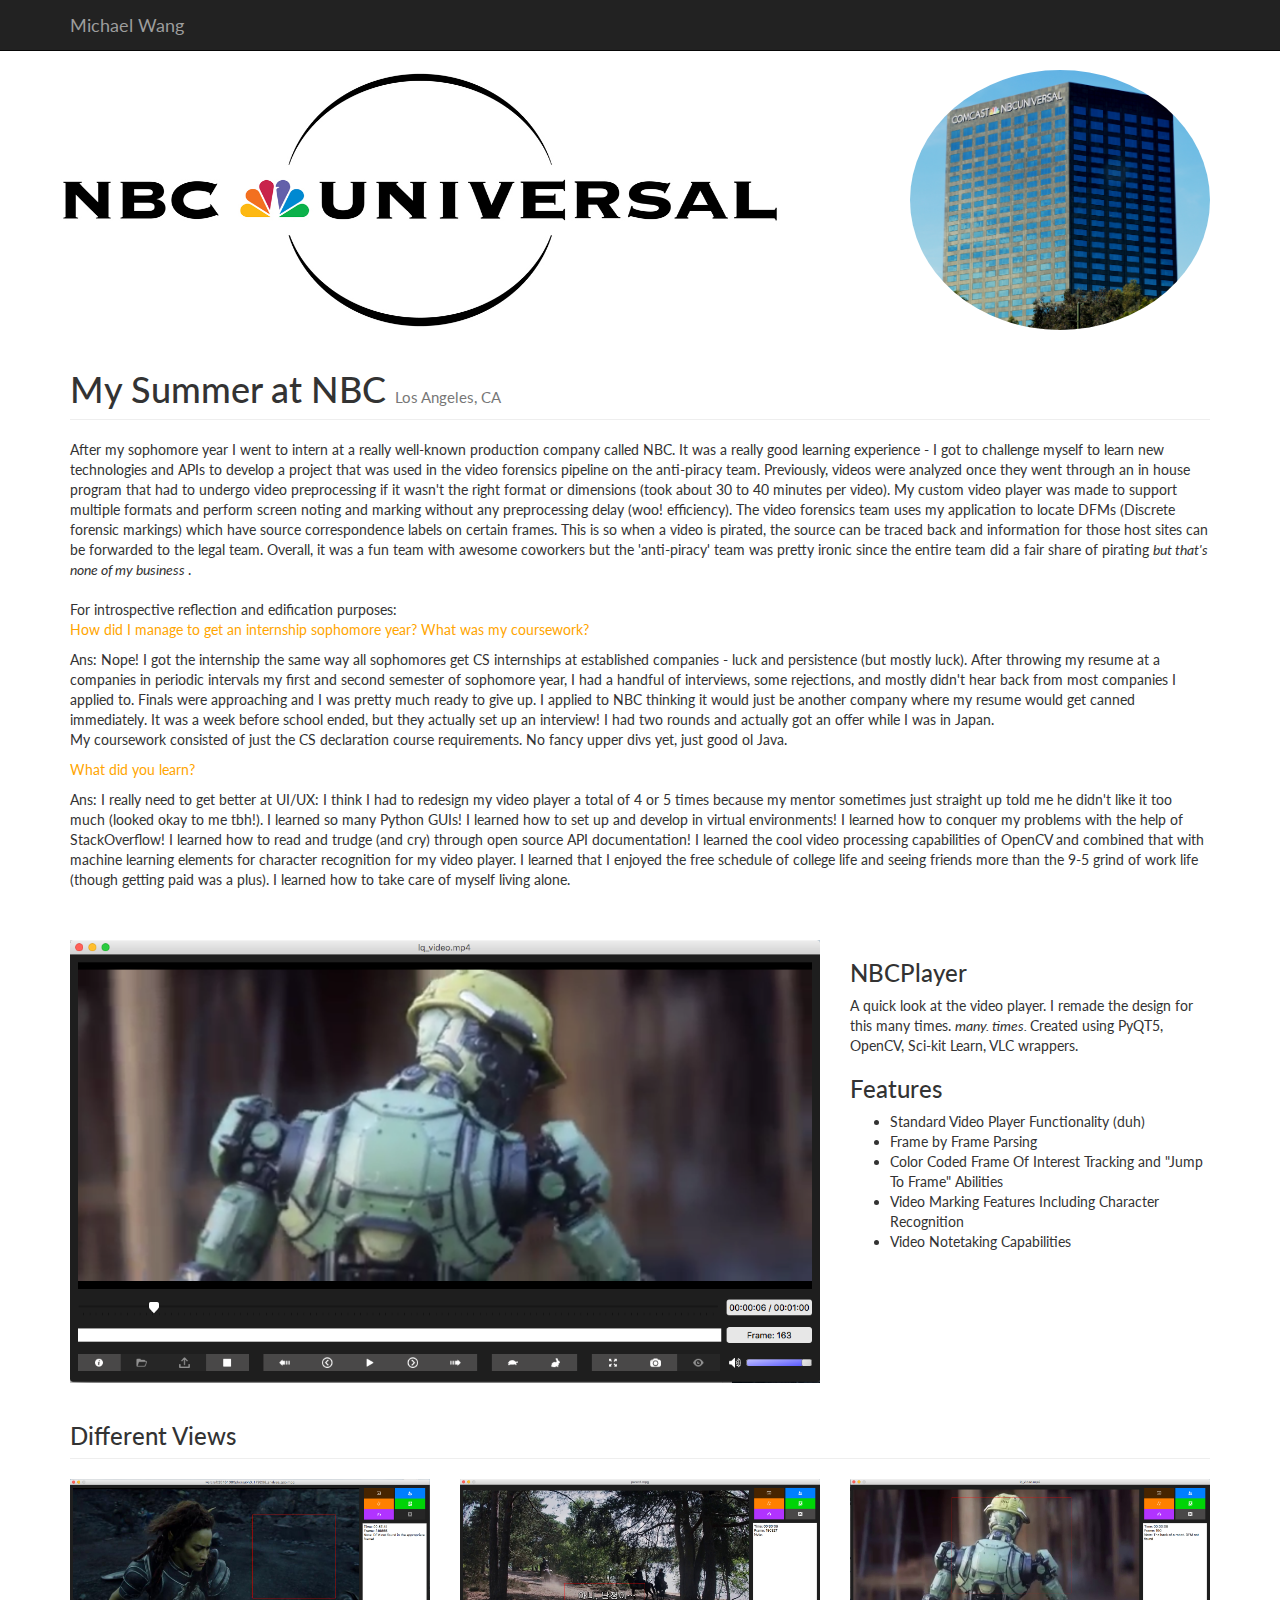
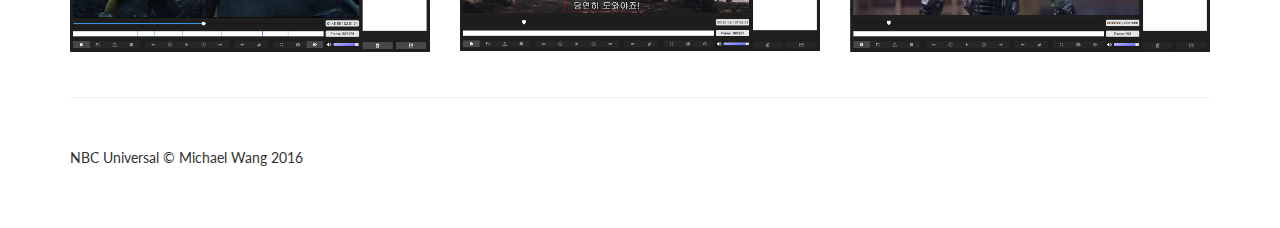
<file: nbc/index.html>
<!DOCTYPE html>
<html lang="en">

<head>

    <meta charset="utf-8">
    <meta http-equiv="X-UA-Compatible" content="IE=edge">
    <meta name="viewport" content="width=device-width, initial-scale=1">
    <meta name="description" content="">
    <meta name="author" content="">

    <title>Summer at NBC!</title>

    <!-- Bootstrap Core CSS -->
    <link href="css/bootstrap.min.css" rel="stylesheet">

    <!-- Custom CSS -->
    <link href="css/portfolio-item.css" rel="stylesheet">

    <!-- Font --> 
    <link href='http://fonts.googleapis.com/css?family=Lato:400,700' rel='stylesheet' type='text/css'>


</head>
<style>
.container {
    font-family: 'Lato', sans-serif;
    font-weight: 400;
}


</style>
<body>

    <!-- Navigation -->
    <nav class="navbar navbar-inverse navbar-fixed-top" role="navigation">
        <div class="container">
            <!-- Brand and toggle get grouped for better mobile display -->
            <div class="navbar-header">
                <button type="button" class="navbar-toggle" data-toggle="collapse" data-target="#bs-example-navbar-collapse-1">
                    <span class="sr-only">Toggle navigation</span>
                    <span class="icon-bar"></span>
                    <span class="icon-bar"></span>
                    <span class="icon-bar"></span>
                </button>
                <a class="navbar-brand" href="../index.html">Michael Wang</a>
            </div>
            <!-- Collect the nav links, forms, and other content for toggling -->
            
            <!-- /.navbar-collapse -->
        </div>
        <!-- /.container -->
    </nav>
    <!-- Page Content -->
    <div class="container">
        <!-- Portfolio Item Heading -->
        <div class = "row">
            <div class = "col-lg-8">
                <img src= "images/banner.jpg" width = "800" height = "260" align = "right">
            </div>
            <div class = "col-lg-4">
                <img src = "images/building.jpg" class = "img-circle" width = "300" height = "260" align = "right">
            </div>
        </div>
        <div class="row">
            <div class="col-lg-12">
                <h1 class="page-header">My Summer at NBC
                    <small><small>Los Angeles, CA</small></small>
                </h1>
            </div>
        </div>
        <!-- /.row -->

        <div class= "description">
            After my sophomore year I went to intern at a really well-known production company called NBC. It was a really good learning experience - I got to challenge myself to learn new technologies and APIs to develop a project that was used in the video forensics pipeline on the anti-piracy team. Previously, videos were analyzed once they went through an in house program that had to undergo video preprocessing if it wasn't the right format or dimensions (took about 30 to 40 minutes per video). My custom video player was made to support multiple formats and perform screen noting and marking without any preprocessing delay (woo! efficiency). The video forensics team uses my application to locate DFMs (Discrete forensic markings) which have source correspondence labels on certain frames. This is so when a video is pirated, the source can be traced back and information for those host sites can be forwarded to the legal team. Overall, it was a fun team with awesome coworkers but the 'anti-piracy' team was pretty ironic since the entire team did a fair share of pirating <i>but that's none of my business </i>.
            <br>
            <br>
            For introspective reflection and edification purposes:
            <p style = "color: #FFA500">How did I manage to get an internship sophomore year? What was my coursework? </p>
            <p>Ans: Nope! I got the internship the same way all sophomores get CS internships at established companies - luck and persistence (but mostly luck). After throwing my resume at a companies in periodic intervals my first and second semester of sophomore year, I had a handful of interviews, some rejections, and mostly didn't hear back from most companies I applied to. Finals were approaching and I was pretty much ready to give up. I applied to NBC thinking it would just be another company where my resume would get canned immediately. It was a week before school ended, but they actually set up an interview! I had two rounds and actually got an offer while I was in Japan. <br>
            My coursework consisted of just the CS declaration course requirements. No fancy upper divs yet, just good ol Java.</p>
            
            <p style = "color: #FFA500"> What did you learn? </p>
            <p> Ans: I really need to get better at UI/UX: I think I had to redesign my video player a total of 4 or 5 times because my mentor sometimes just straight up told me he didn't like it too much (looked okay to me tbh!). I learned so many Python GUIs! I learned how to set up and develop in virtual environments! I learned how to conquer my problems with the help of StackOverflow! I learned how to read and trudge (and cry) through open source API documentation! I learned the cool video processing capabilities of OpenCV and combined that with machine learning elements for character recognition for my video player. I learned that I enjoyed the free schedule of college life and seeing friends more than the 9-5 grind of work life (though getting paid was a plus). I learned how to take care of myself living alone.
        </div>
        <br>
        <br>
        <!-- Portfolio Item Row -->
        <div class="row">

            <div class="col-md-8">
                <img class="img-responsive" src="images/roboback2.png" alt="" onclick = diffImage(this) height = "680" width = "1400"/>
            </div>

            <div class="col-md-4">
                <h3>NBCPlayer</h3>
                <p> A quick look at the video player. I remade the design for this many times. <i> many. times. </i> Created using PyQT5, OpenCV, Sci-kit Learn, VLC wrappers. </i></p>
                <h3>Features</h3>
                <ul>
                    <li>Standard Video Player Functionality (duh)</li>
                    <li>Frame by Frame Parsing</li>
                    <li>Color Coded Frame Of Interest Tracking and "Jump To Frame" Abilities</li>
                    <li>Video Marking Features Including Character Recognition</li>
                    <li>Video Notetaking Capabilities</li>
                </ul>
            </div>

        </div>
        <!-- /.row -->

        <!-- Related Projects Row -->
        <div class="row">

            <div class="col-lg-12">
                <h3 class="page-header">Different Views</h3>
            </div>

            <div class="col-sm-4 col-xs-6">
                <img class="img-responsive portfolio-item" src="images/analysis.png" alt="">
            </div>

            <div class="col-sm-4 col-xs-6">
                <img class="img-responsive portfolio-item" src="images/marking.png" alt="">
            </div>

            <div class="col-sm-4 col-xs-6">
                <img class="img-responsive portfolio-item" src="images/roboback.png" alt="">
            </div>

        </div>
        <!-- /.row -->

        <hr>

        <!-- Footer -->
        <footer>
            <div class="row">
                <div class="col-lg-12">
                    <p>NBC Universal &copy; Michael Wang 2016</p>
                </div>
            </div>
            <!-- /.row -->
        </footer>

    </div>
    <!-- /.container -->

    <!-- jQuery -->
    <script src="js/jquery.js"></script>

    <!-- Bootstrap Core JavaScript -->
    <script src="js/bootstrap.min.js"></script>

    <!-- My function -->
    <script src="js/replaceimage.js"></script>

</body>

</html>
</file>
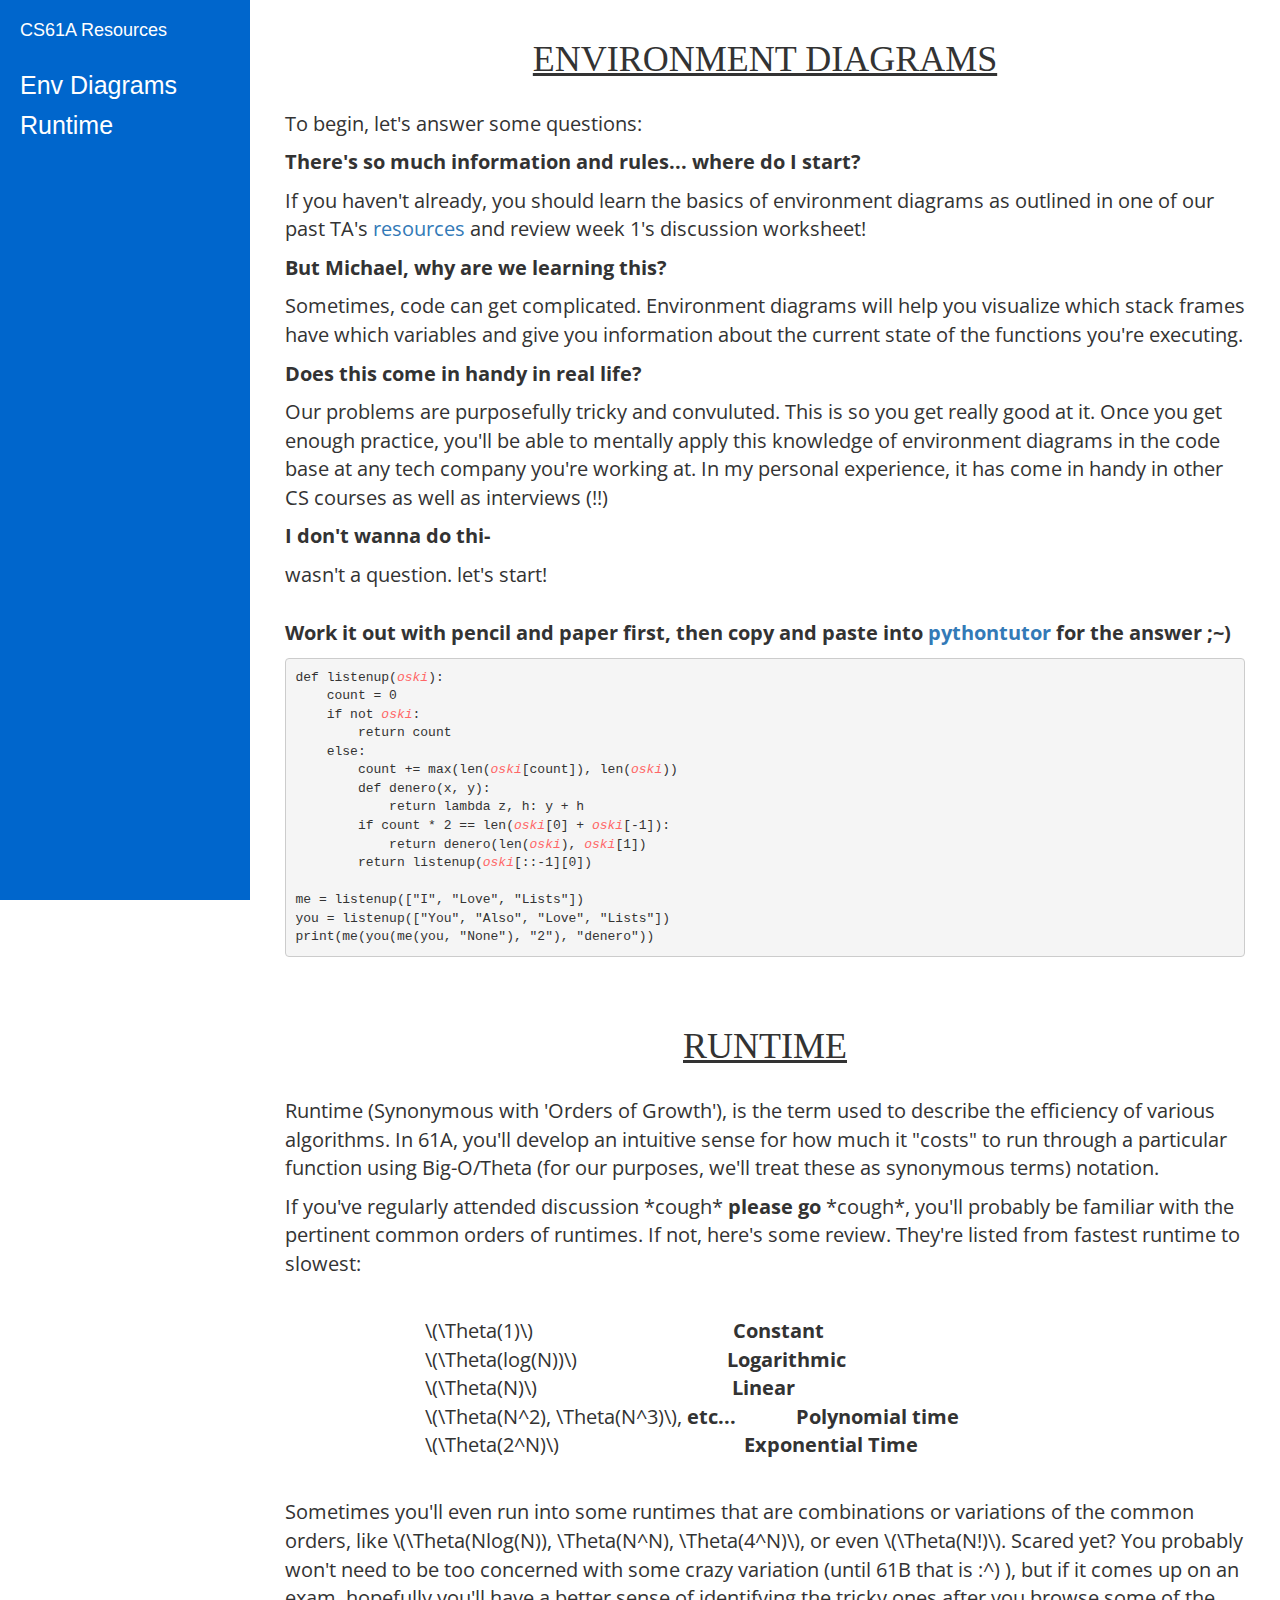
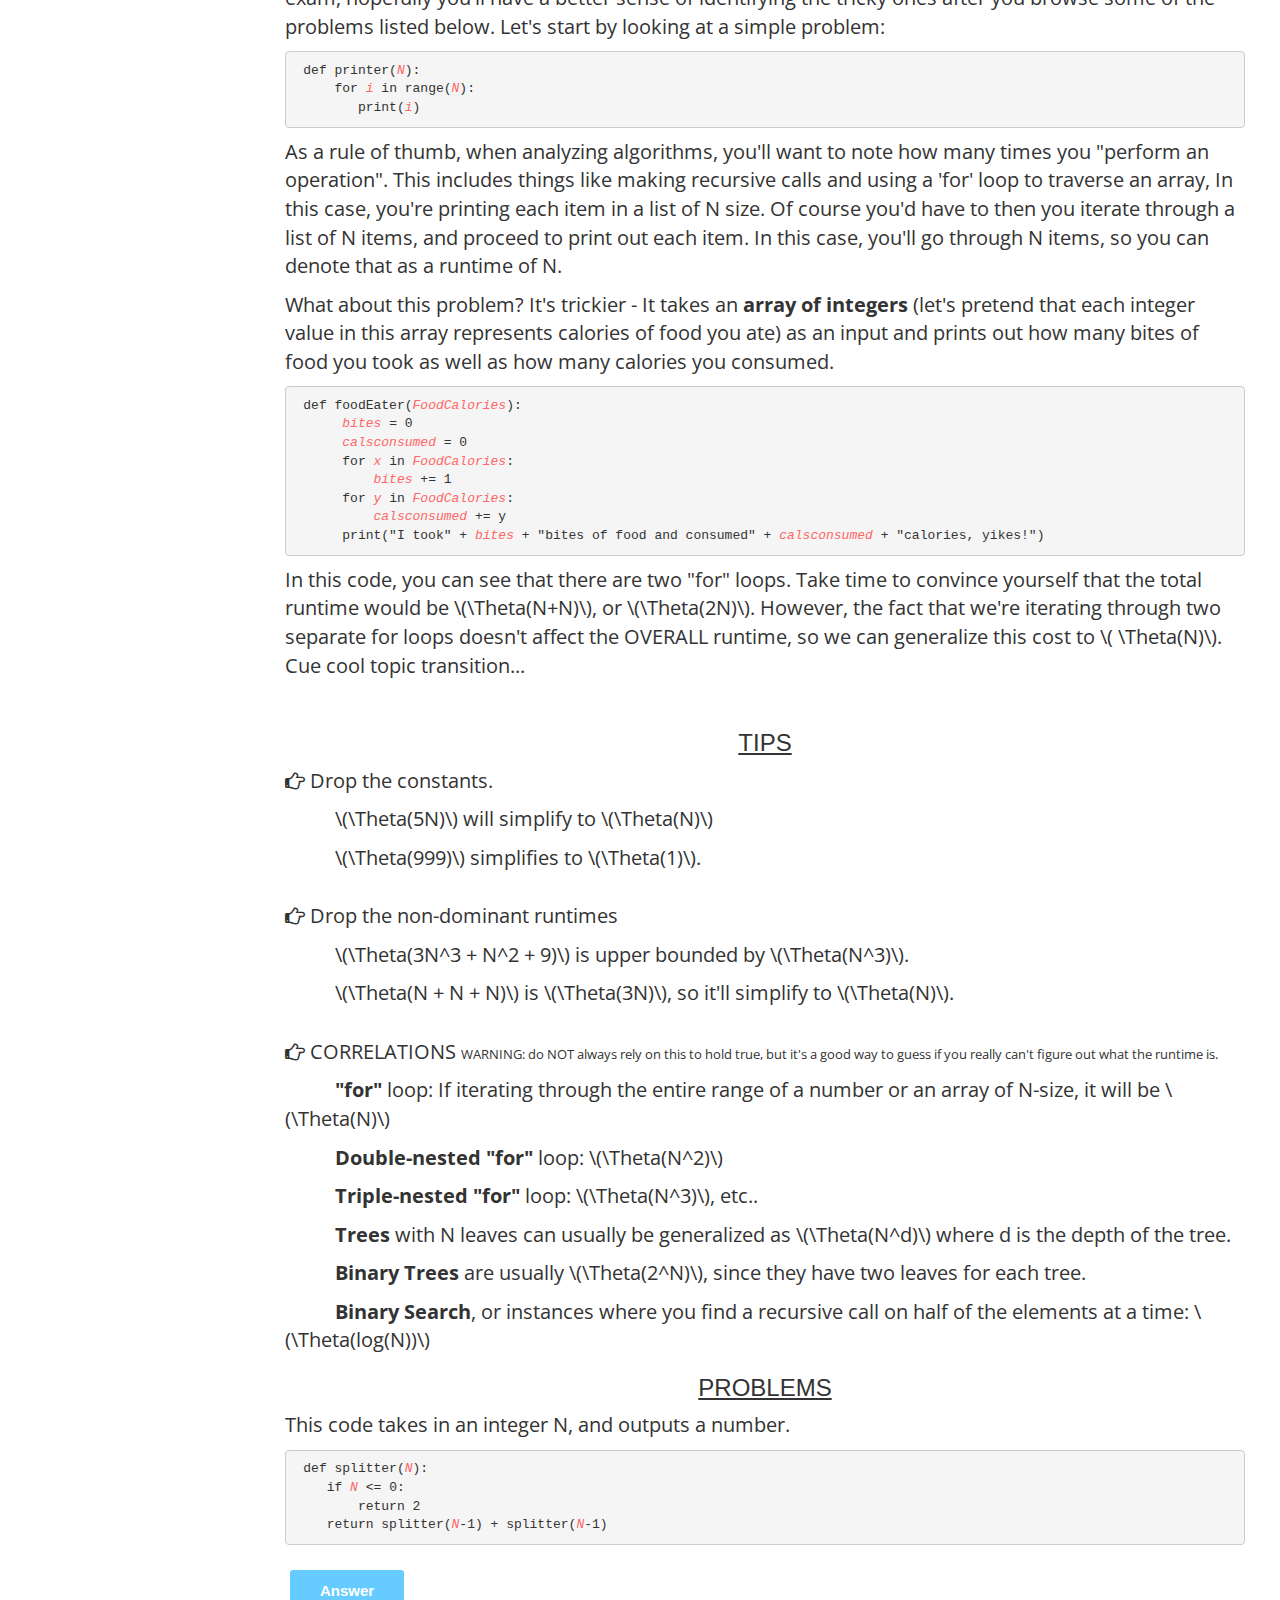
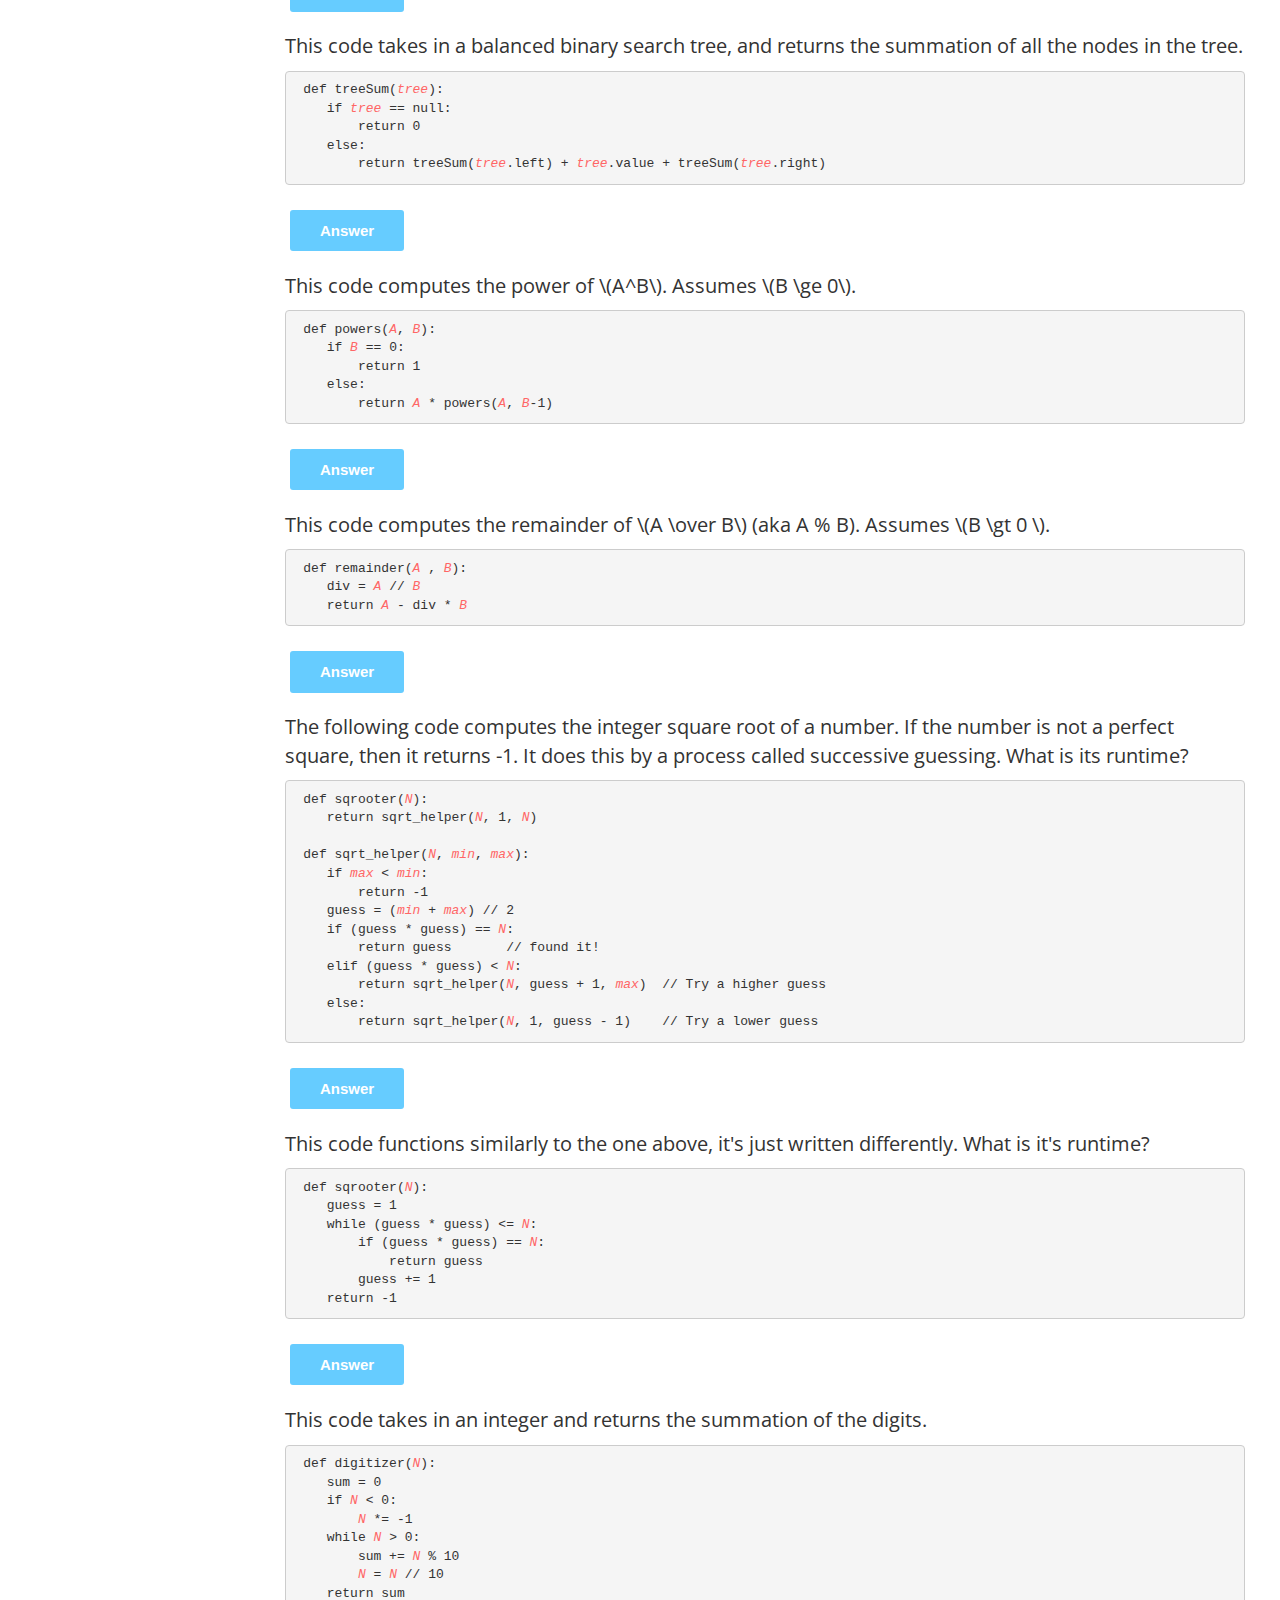
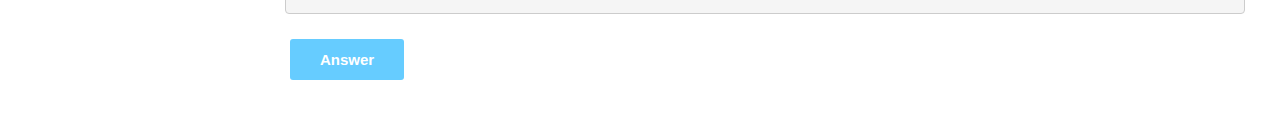
<file: Resources/index.html>
<!DOCTYPE html>
<html lang="en">

<head>
    <link rel="stylesheet" href="https://maxcdn.bootstrapcdn.com/font-awesome/4.4.0/css/font-awesome.min.css">
    <link href='https://fonts.googleapis.com/css?family=Open+Sans' rel='stylesheet' type='text/css'>
    <script src="sweetalert/dist/sweetalert.min.js"></script> <link rel="stylesheet" type="text/css" href="sweetalert/dist/sweetalert.css">
    <script type="text/x-mathjax-config">
  MathJax.Hub.Config({tex2jax: {inlineMath: [['$','$'], ['\\(','\\)']]}});
    </script>
    <script type="text/javascript"
  src="https://cdn.mathjax.org/mathjax/latest/MathJax.js?config=TeX-AMS-MML_HTMLorMML"></script>

    <meta charset="utf-8">
    <meta http-equiv="X-UA-Compatible" content="IE=edge">
    <meta name="viewport" content="width=device-width, initial-scale=1">
    <meta name="description" content="">
    <meta name="author" content="">

    <title>Student Resources</title>

    <!-- Bootstrap Core CSS -->
    <link href="css/bootstrap.min.css" rel="stylesheet">

    <!-- Custom CSS -->
    <link href="css/simple-sidebar.css" rel="stylesheet">

    <!-- HTML5 Shim and Respond.js IE8 support of HTML5 elements and media queries -->
    <!-- WARNING: Respond.js doesn't work if you view the page via file:// -->
    <!--[if lt IE 9]>
        <script src="https://oss.maxcdn.com/libs/html5shiv/3.7.0/html5shiv.js"></script>
        <script src="https://oss.maxcdn.com/libs/respond.js/1.4.2/respond.min.js"></script>
    <![endif]-->
    <style>
    li {
        font-size: 25px;
    }

    #sidebar-wrapper{
        background-color: #0066CC;
    }

    p{
        font-size: 20px;
        font-family: 'Open Sans', sans-serif;
    }

    var{
        color: #FF6666;
    }

    h1{
        font-family: rockwell;
    }

    button{
  background-color: #66CCFF;
  color: white;
  border: none;
  box-shadow: none;
  font-size: 15px;
  font-weight: 500;
  font-weight: 600;
  border-radius: 3px;
  padding: 10px 30px;
  margin: 15px 5px 0 5px;
  cursor: pointer; }

    </style>

</head>

<body>

    <div id="wrapper">

        <!-- Sidebar -->
        <div id="sidebar-wrapper">
            <ul class="sidebar-nav">
                <li class="sidebar-brand">
                    <a href="#">
                        <font color ="white"> CS61A Resources </font>
                    </a>
                </li>
                <li>
                    <a class = "smoothScroll" href="#env_diagrams"><font color = "white">Env Diagrams</font></a>
                </li>
                <li>
                    <a class = "smoothScroll" href="#runtime"><font color = "white">Runtime</font></a>
                </li>
                
            </ul>
        </div>
        <!-- /#sidebar-wrapper -->

        <!-- Page Content -->
        <div id="page-content-wrapper">
            <div class="container-fluid">
                <div class="row">
                    <div class="col-lg-12">


                        <h1 style="text-align:center; font-family:rockwell" id = "env_diagrams"><u>ENVIRONMENT DIAGRAMS</u></h1>
                        <br />
                        <p> To begin, let's answer some questions: </p>
                        <p><b> There's so much information and rules... where do I start? </b></p>
                        <p> If you haven't already, you should learn the basics of environment diagrams as outlined in one of our past TA's <a href=http://albertwu.org/cs61a/notes/environments.html> resources </a> and review week 1's discussion worksheet! </p>
                        <p><b> But Michael, why are we learning this? </b><p>
                        <p> Sometimes, code can get complicated. Environment diagrams will help you visualize which stack frames have which variables and give you information about the current state of the functions you're executing. </p>
                        <p><b> Does this come in handy in real life? </b><p>
                        <p> Our problems are purposefully tricky and convuluted. This is so you get really good at it. Once you get enough practice, you'll be able to mentally apply this knowledge of environment diagrams in the code base at any tech company you're working at. In my personal experience, it has come in handy in other CS courses as well as interviews (!!)</p>
                        <p><b> I don't wanna do thi- </b><p>
                        <p> wasn't a question. let's start! </p>
                        </br>
                        <p><b> Work it out with pencil and paper first, then copy and paste into <a href="http://www.pythontutor.com/visualize.html#mode=edit"> pythontutor </a> for the answer ;~)</b></p>

<pre>def listenup(<var>oski</var>):
    count = 0
    if not <var>oski</var>:
        return count
    else:
        count += max(len(<var>oski</var>[count]), len(<var>oski</var>))
        def denero(x, y):
            return lambda z, h: y + h
        if count * 2 == len(<var>oski</var>[0] + <var>oski</var>[-1]):
            return denero(len(<var>oski</var>), <var>oski</var>[1])
        return listenup(<var>oski</var>[::-1][0])
    
me = listenup(["I", "Love", "Lists"])
you = listenup(["You", "Also", "Love", "Lists"])
print(me(you(me(you, "None"), "2"), "denero"))
</pre>




</br>
</br>




                        <h1 style="text-align:center; font-family:rockwell" id = "runtime"><u>RUNTIME</u></h1>
                        <br />
                        <p>Runtime (Synonymous with 'Orders of Growth'), is the term used to describe the efficiency of various algorithms. In 61A, you'll develop an intuitive sense for how much it "costs" to run through a particular function using Big-O/Theta (for our purposes, we'll treat these as synonymous terms) notation.</p>

                        <p> If you've regularly attended discussion *cough* <b>please go</b> *cough*, you'll probably be familiar with the pertinent common orders of runtimes. If not, here's some review. They're listed from fastest runtime to slowest: 
                        <p style = "white-space: pre">
                            \(\Theta(1)\)                                        <b>Constant</b>
                            \(\Theta(log(N))\)                              <b>Logarithmic</b>
                            \(\Theta(N)\)                                       <b>Linear</b>
                            \(\Theta(N^2), \Theta(N^3)\), <b>etc...</b>            <b>Polynomial time</b>
                            \(\Theta(2^N)\)                                     <b>Exponential Time</b>
                        </p>
                        <p> Sometimes you'll even run into some runtimes that are combinations or variations of the common orders, like \(\Theta(Nlog(N)), \Theta(N^N), \Theta(4^N)\), or even \(\Theta(N!)\). Scared yet? You probably won't need to be too concerned with some crazy variation (until 61B that is :^) ), but if it comes up on an exam, hopefully you'll have a better sense of identifying the tricky ones after you browse some of the problems listed below. Let's start by looking at a simple problem: </p>
<pre> def printer(<var>N</var>):
     for <var>i</var> in range(<var>N</var>):
        print(<var>i</var>)</pre>
                        <p> As a rule of thumb, when analyzing algorithms, you'll want to note how many times you "perform an operation". This includes things like making recursive calls and using a 'for' loop to traverse an array,  In this case, you're printing each item in a list of N size. Of course you'd have to then you iterate through a list of N items, and proceed to print out each item. In this case, you'll go through N items, so you can denote that as a runtime of N. </p>
                        <p> What about this problem? It's trickier - It takes an <b>array of integers</b> (let's pretend that each integer value in this array represents calories of food you ate) as an input and prints out how many bites of food you took as well as how many calories you consumed.</p>
<pre> def foodEater(<var>FoodCalories</var>):
      <var>bites</var> = 0
      <var>calsconsumed</var> = 0
      for <var>x</var> in <var>FoodCalories</var>:
          <var>bites</var> += 1
      for <var>y</var> in <var>FoodCalories</var>:
          <var>calsconsumed</var> += y
      print("I took" + <var>bites</var> + "bites of food and consumed" + <var>calsconsumed</var> + "calories, yikes!")
</pre>
                        <p> In this code, you can see that there are two "for" loops. Take time to convince yourself that the total runtime would be \(\Theta(N+N)\), or \(\Theta(2N)\). However, the fact that we're iterating through two separate for loops doesn't affect the OVERALL runtime, so we can generalize this cost to \(
                        \Theta(N)\). Cue cool topic transition...</p>
                            <br/>

                        <h3 style = "text-align: center" id="tips"><u>TIPS</u> </h3>
                        
                        <p><i class="fa fa-hand-o-right"></i> Drop the constants.</p>
                            <p style = "text-indent:50px"> \(\Theta(5N)\) will simplify to \(\Theta(N)\)</p> 
                            <p style = "text-indent:50px">\(\Theta(999)\) simplifies to \(\Theta(1)\).</p>
                        <br/>
                        <p><i class="fa fa-hand-o-right"></i>  Drop the non-dominant runtimes </p>
                            <p style = "text-indent:50px"> \(\Theta(3N^3 + N^2 + 9)\) is upper bounded by \(\Theta(N^3)\).</p>
                            <p style = "text-indent:50px"> \(\Theta(N + N + N)\) is \(\Theta(3N)\), so it'll simplify to \(\Theta(N)\).</p>
                        <br/>
                        <p><i class="fa fa-hand-o-right"></i> CORRELATIONS <font size = 2> WARNING: do NOT always rely on this to hold true, but it's a good way to guess if you really can't figure out what the runtime is.</p>
                            <p style = "text-indent:50px"> <b>"for"</b> loop: If iterating through the entire range of a number or an array of N-size, it will be \(\Theta(N)\)</p>
                            <p style = "text-indent:50px"> <b>Double-nested "for"</b> loop: \(\Theta(N^2)\)</p>
                            <p style = "text-indent:50px"> <b>Triple-nested "for"</b> loop: \(\Theta(N^3)\), etc..</p>
                            <p style = "text-indent:50px"> <b>Trees</b> with N leaves can usually be generalized as \(\Theta(N^d)\) where d is the depth of the tree.</p>
                            <p style = "text-indent:50px"><b> Binary Trees </b>are usually \(\Theta(2^N)\), since they have two leaves for each tree.</p>
                            <p style = "text-indent:50px"> <b>Binary Search</b>, or instances where you find a recursive call on half of the elements at a time: \(\Theta(log(N))\)</p>

                        <h3 style = "text-align: center" id="problems"><u> PROBLEMS</u></h3>
<p> This code takes in an integer N, and outputs a number.
<pre> def splitter(<var>N</var>):
    if <var>N</var> <= 0:
        return 2
    return splitter(<var>N</var>-1) + splitter(<var>N</var>-1)
</pre>
<div class="splitAns">
    <button>Answer</button>
</div>
</br>

<p> This code takes in a balanced binary search tree, and returns the summation of all the nodes in the tree. </p>
<pre> def treeSum(<var>tree</var>): 
    if <var>tree</var> == null:
        return 0
    else: 
        return treeSum(<var>tree</var>.left) + <var>tree</var>.value + treeSum(<var>tree</var>.right) 
</pre>
<div class ="treeAns">
    <button>Answer</button>
</div>
</br>

<p> This code computes the power of \(A^B\). Assumes \(B \ge 0\). </p>
<pre> def powers(<var>A</var>, <var>B</var>):
    if <var>B</var> == 0:
        return 1
    else:
        return <var>A</var> * powers(<var>A</var>, <var>B</var>-1)
</pre>
<div class ="powerAns">
    <button>Answer</button>
</div>
</br>

<p> This code computes the remainder of \(A \over B\) (aka A % B). Assumes \(B \gt 0 \).</p>
<pre> def remainder(<var>A</var> , <var>B</var>):
    div = <var>A</var> // <var>B</var>
    return <var>A</var> - div * <var>B</var>
</pre>
<div class ="remainderAns">
    <button>Answer</button>
</div>
</br>

<p> The following code computes the integer square root of a number. If the number is not a perfect square, then it returns -1. It does this by a process called successive guessing. What is its runtime?</p>
<pre> def sqrooter(<var>N</var>):
    return sqrt_helper(<var>N</var>, 1, <var>N</var>)

 def sqrt_helper(<var>N</var>, <var>min</var>, <var>max</var>):
    if <var>max</var> < <var>min</var>: 
        return -1
    guess = (<var>min</var> + <var>max</var>) // 2
    if (guess * guess) == <var>N</var>:
        return guess       // found it!
    elif (guess * guess) < <var>N</var>:
        return sqrt_helper(<var>N</var>, guess + 1, <var>max</var>)  // Try a higher guess
    else: 
        return sqrt_helper(<var>N</var>, 1, guess - 1)    // Try a lower guess
</pre>
<div class ="sqrtAns">
    <button>Answer</button>
</div>
</br>

<p> This code functions similarly to the one above, it's just written differently. What is it's runtime? </p>
<pre> def sqrooter(<var>N</var>):
    guess = 1
    while (guess * guess) <= <var>N</var>:
        if (guess * guess) == <var>N</var>:
            return guess
        guess += 1
    return -1
</pre>
<div class ="sqrt2Ans">
    <button>Answer</button>
</div>
</br>

<p> This code takes in an integer and returns the summation of the digits. </p>
<pre> def digitizer(<var>N</var>):
    sum = 0
    if <var>N</var> < 0:
        <var>N</var> *= -1
    while <var>N</var> > 0:
        sum += <var>N</var> % 10
        <var>N</var> = <var>N</var> // 10
    return sum
</pre> 
<div class ="digitizerAns">
    <button>Answer</button>
</div>
</br>



                    </div>
                </div>
            </div>
        </div>
        <!-- /#page-content-wrapper -->

    </div>
    <!-- /#wrapper -->

    <!-- jQuery -->
    <script src="js/jquery.js"></script>

    <!-- Bootstrap Core JavaScript -->
    <script src="js/bootstrap.min.js"></script>

    <!-- Menu Toggle Script -->
    <script>
    $(function() {
  // This will select everything with the class smoothScroll
  // This should prevent problems with carousel, scrollspy, etc...
  $('.smoothScroll').click(function() {
    if (location.pathname.replace(/^\//, '') == this.pathname.replace(/^\//, '') && location.hostname == this.hostname) {
      var target = $(this.hash);
      target = target.length ? target : $('[name=' + this.hash.slice(1) + ']');
      if (target.length) {
        $('html,body').animate({
          scrollTop: target.offset().top
        }, 500); // The number here represents the speed of the scroll in milliseconds
        return false;
      }
    }
  });
});
    </script>

    <script>
    document.querySelector('div.splitAns button').onclick = function(){
    swal("The runtime is O(2^N) because you're recursively calling the function twice with N-1 until you get to the base case.");
    };

    document.querySelector('div.treeAns button').onclick = function(){
    swal("The runtime is O(N). Don't get stuck in the trap of thinking that trees are automatically O(2^N). This algorithm traverses the entire tree, so the runtime is dependent on how many nodes are in the tree!");
    };

    document.querySelector('div.powerAns button').onclick = function(){
    swal("The runtime is O(B). In situations like these with multiple variables, it's better to be specific with the variable the runtime is dependent on. Ask yourself: 'Would using N as a variable work here? Would it correspond to A or B?' If it turns out to be ambiguous, opt to use more specific variables.");
    };

    document.querySelector('div.remainderAns button').onclick = function(){
    swal("The runtime is O(1). The runtime doesn't depend on how large A or B is.");
    };

    document.querySelector('div.sqrtAns button').onclick = function(){
    swal("The runtime is O(log N). Every time the helper function is called recursively, it's cutting all the possible square root values by half. Think of the algorithm as essentially doing a binary search to find the square root.");
    };

    document.querySelector('div.sqrt2Ans button').onclick = function(){
    swal("The runtime is O(sqrt(N)). It's a straightforward loop that stops when guess * guess > N.");
    };

    document.querySelector('div.digitizerAns button').onclick = function(){
    swal("The runtime is O(log N). The runtime will be the number of digits in the number. A number with d digits can have a value up to 10^d. If N = 10^d, then d = log N. Therefore, the runtime is O(log N)");
    };
    </script>


</body>

</html>
</file>
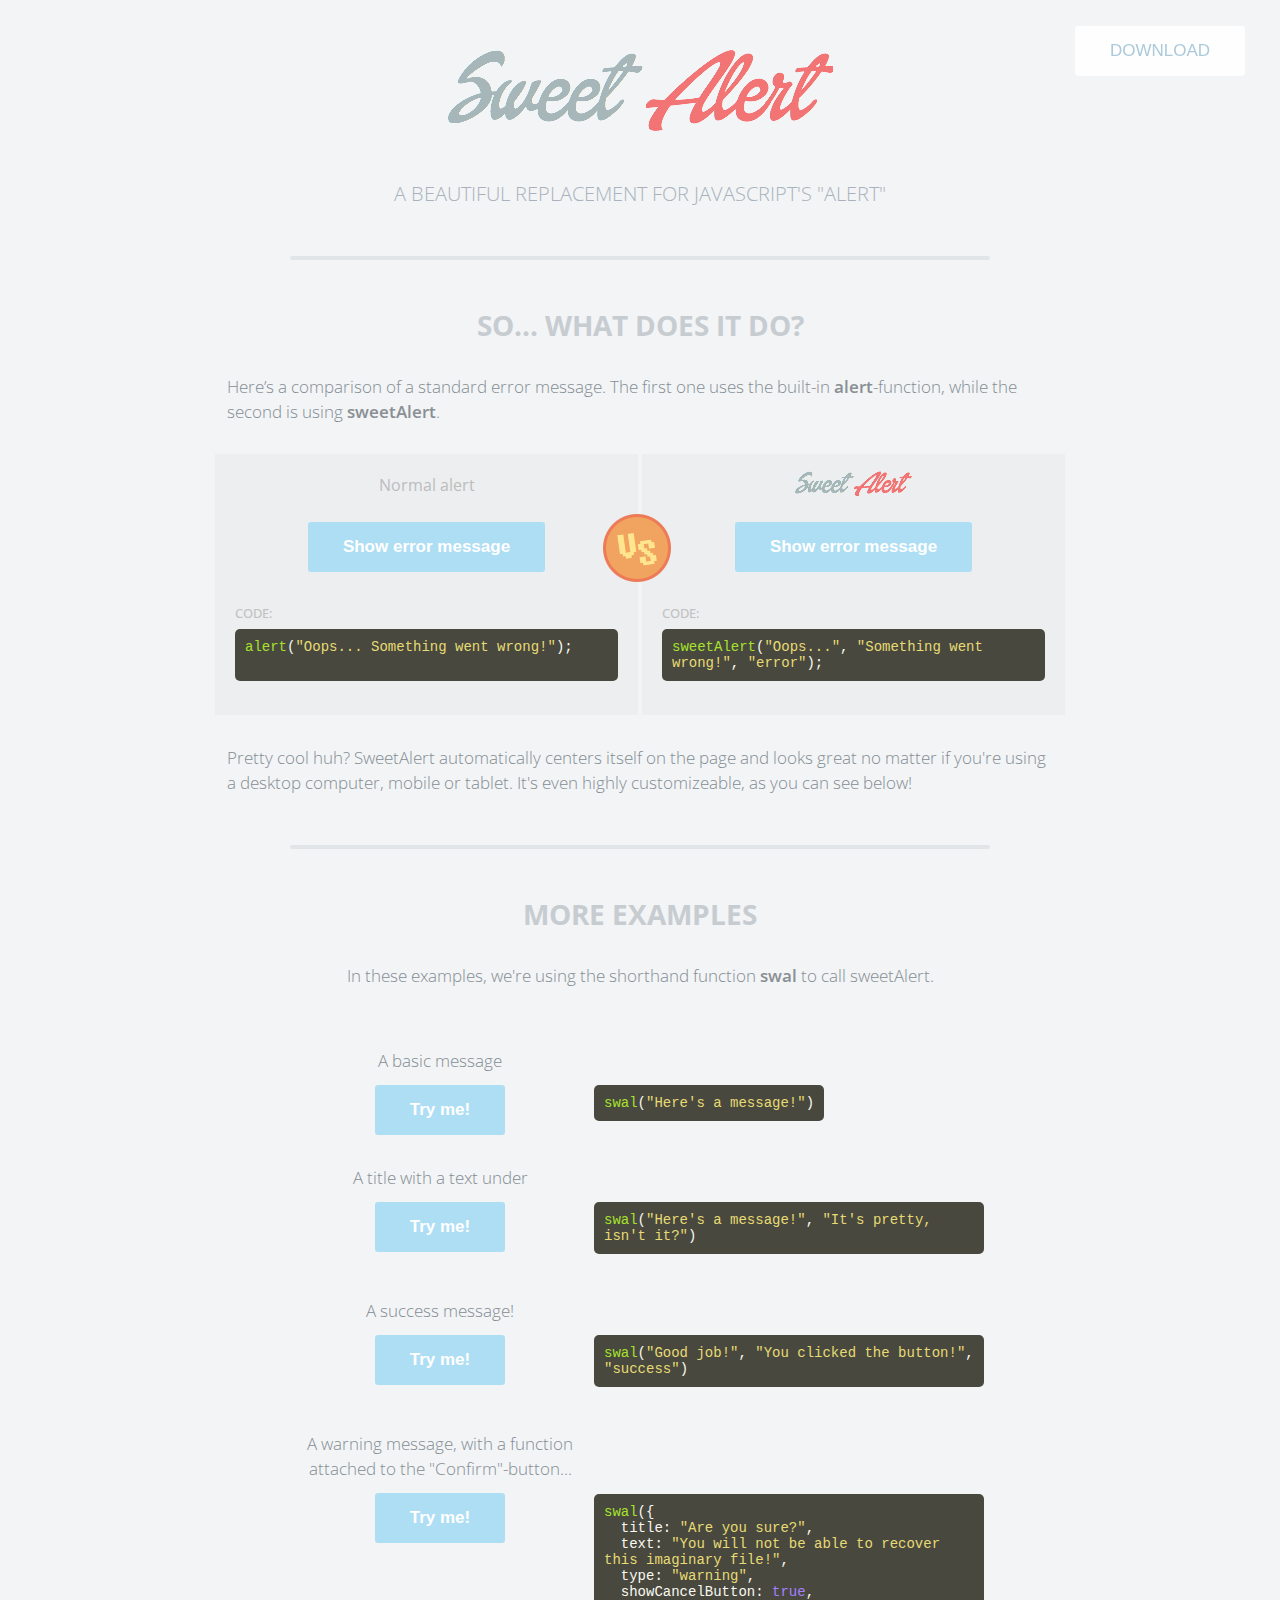
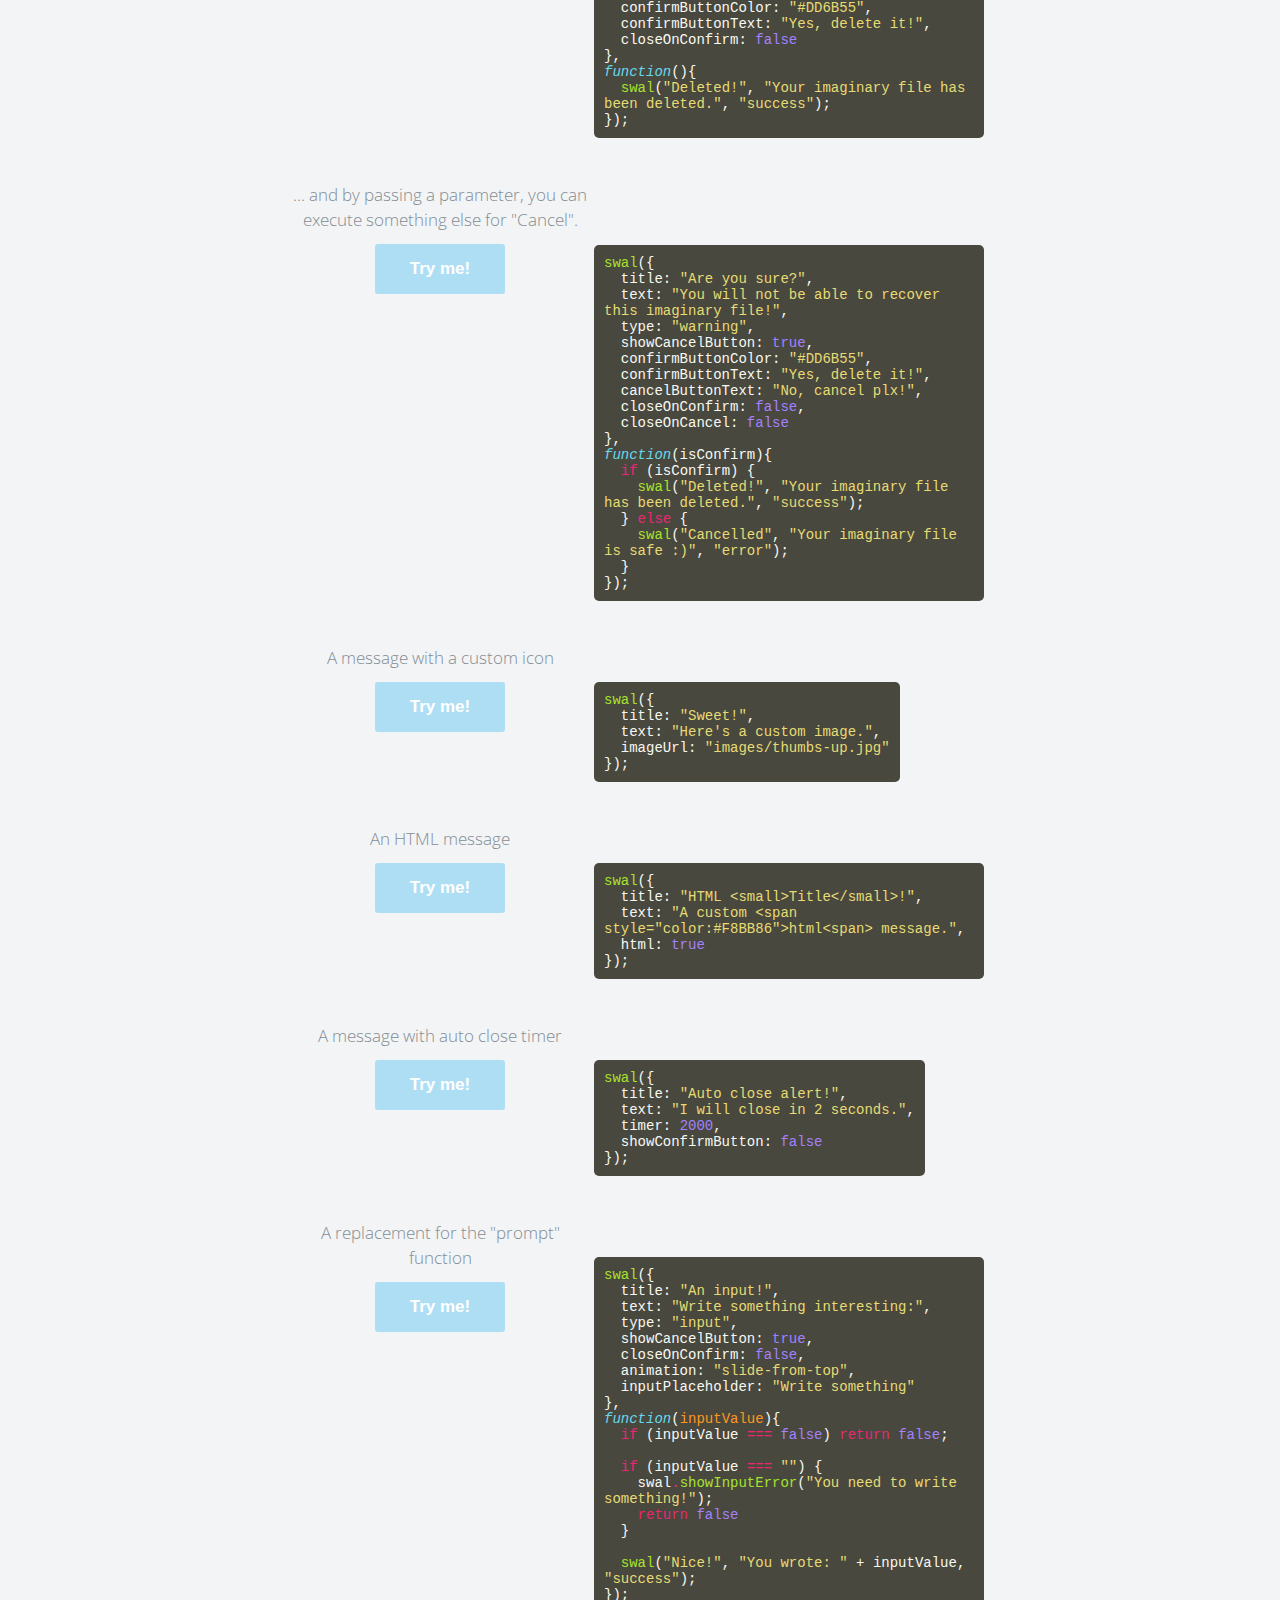
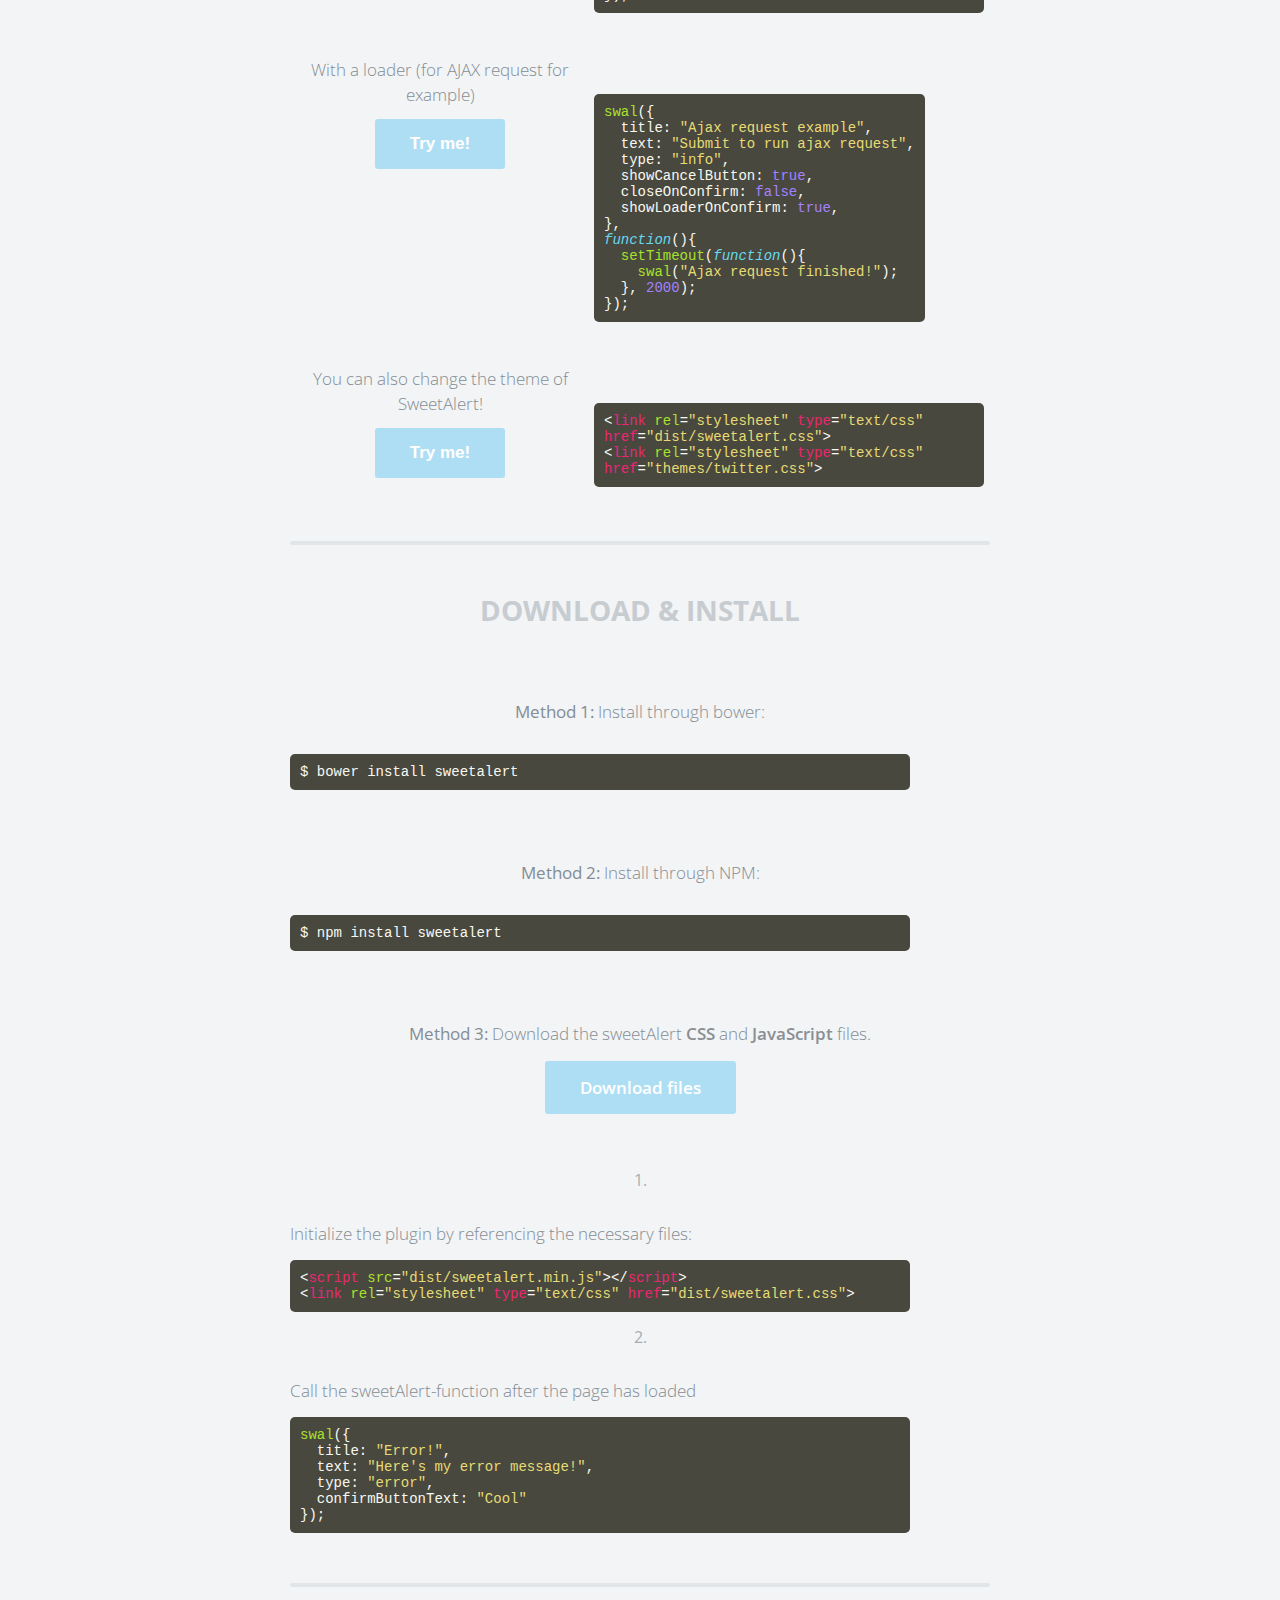
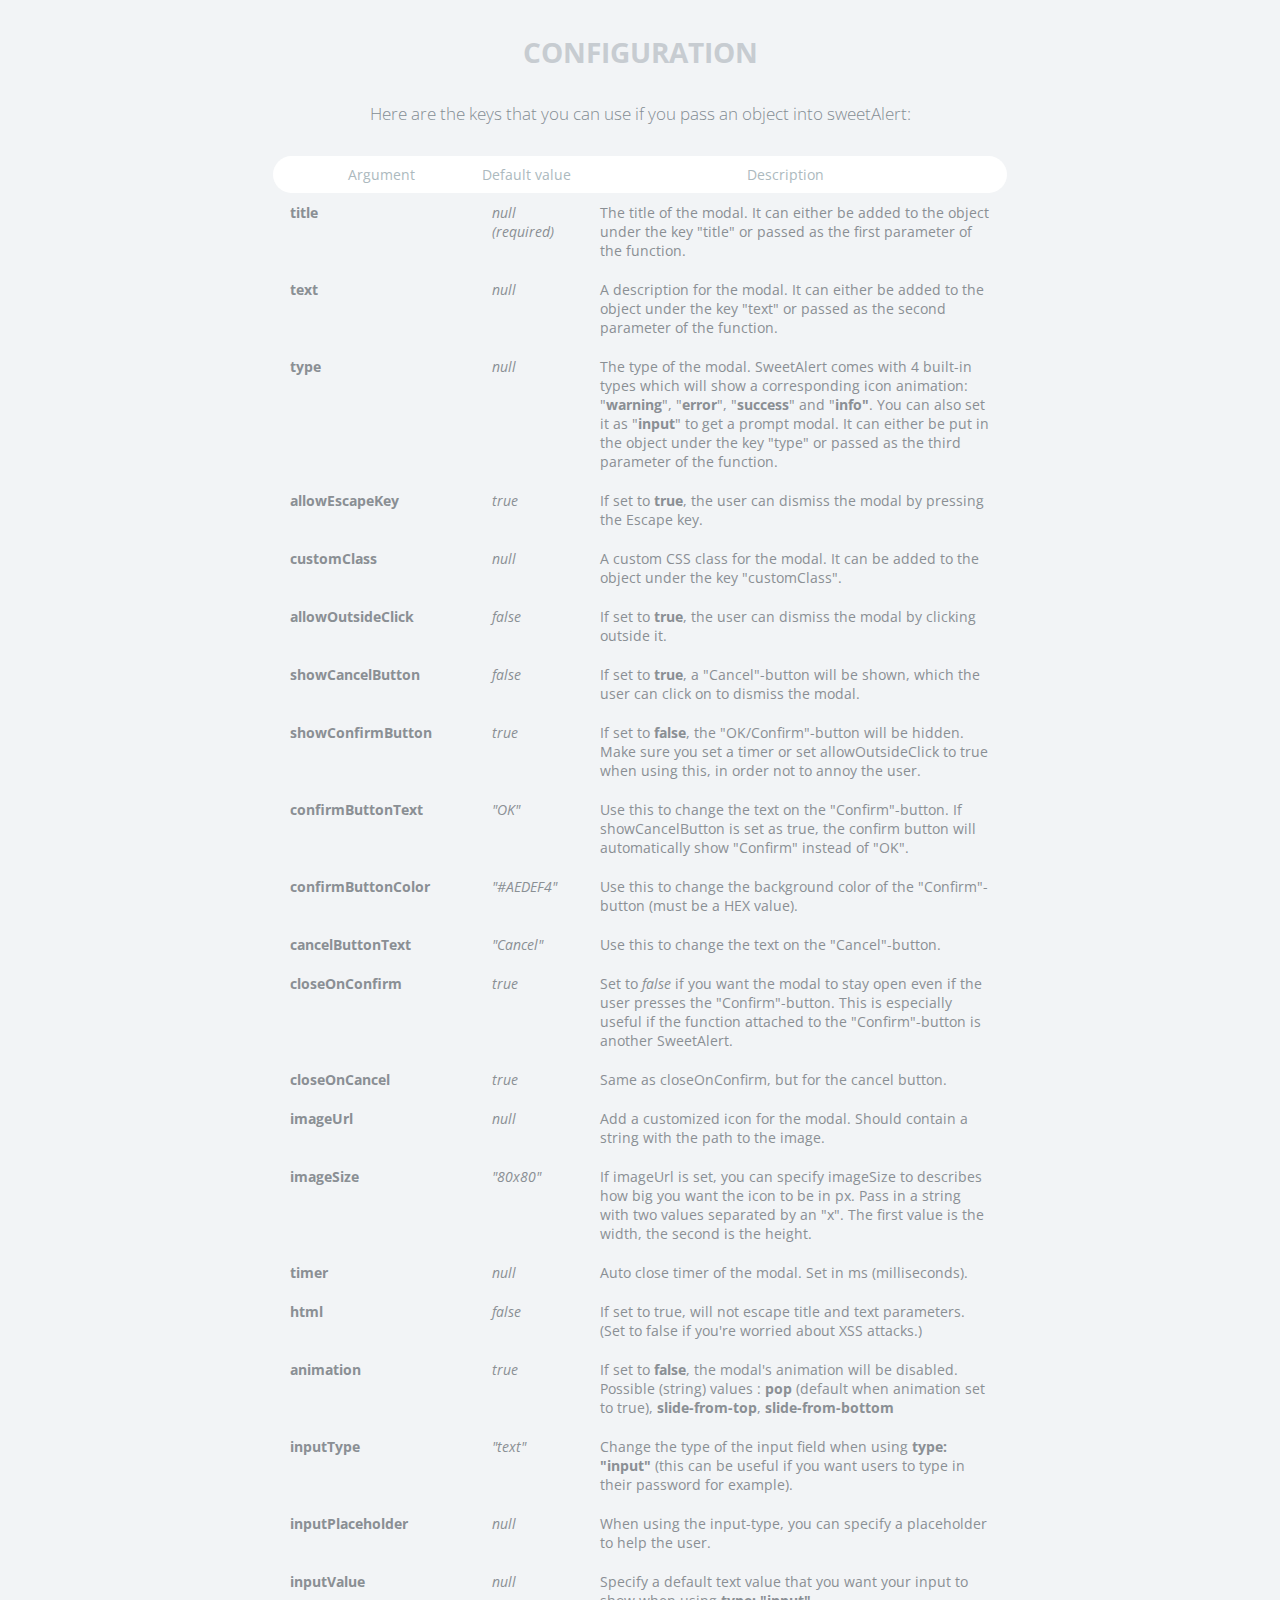
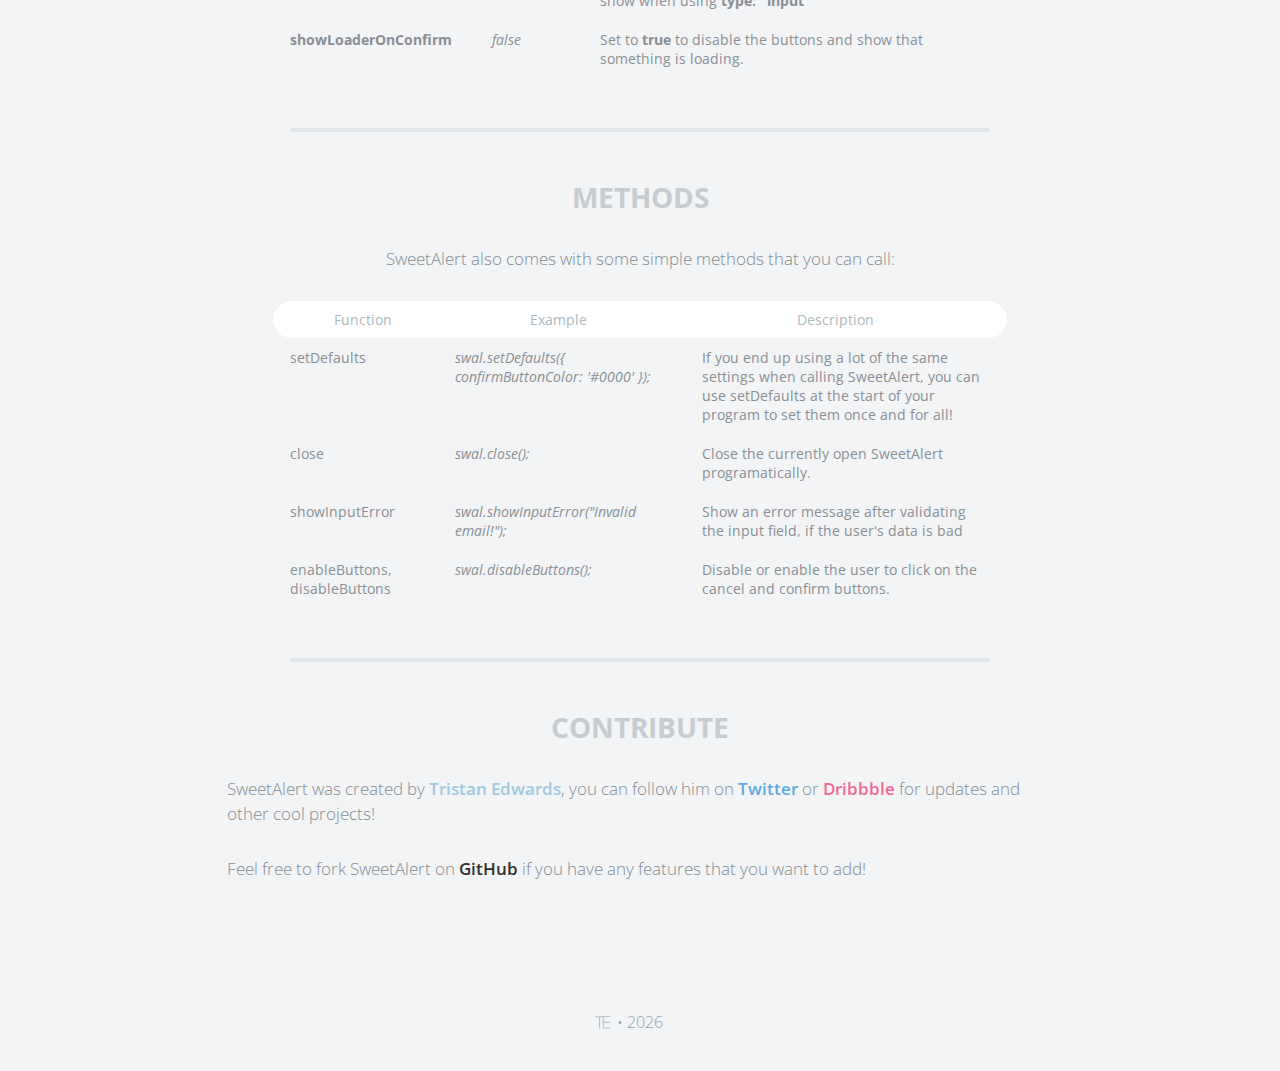
<file: Resources/sweetalert/index.html>
<!doctype html>

<html>

<head>
  <meta charset="utf-8">
  <meta name="viewport" content="width=device-width, initial-scale=1, maximum-scale=1, user-scalable=0" />
  <title>SweetAlert</title>

  <link rel="stylesheet" href="example/example.css">
  <script src="https://code.jquery.com/jquery-2.1.3.min.js"></script>

  <!-- This is what you need -->
  <script src="dist/sweetalert-dev.js"></script>
  <link rel="stylesheet" href="dist/sweetalert.css">
  <!--.......................-->

</head>

<body>

<h1>Sweet Alert</h1>
<h2>A beautiful replacement for JavaScript's "Alert"</h2>
<button class="download">Download</button>

<!-- What does it do? -->
<h3>So... What does it do?</h3>
<p>Here’s a comparison of a standard error message. The first one uses the built-in <strong>alert</strong>-function, while the second is using <strong>sweetAlert</strong>.</p>

<div class="showcase normal">
	<h4>Normal alert</h4>
	<button>Show error message</button>

	<h5>Code:</h5>
	<pre><span class="attr">alert</span>(<span class="str">"Oops... Something went wrong!"</span>);

	</pre>

	<div class="vs-icon"></div>
</div>

<div class="showcase sweet">
	<h4>Sweet Alert</h4>
	<button>Show error message</button>

	<h5>Code:</h5>
	<pre><span class="attr">sweetAlert</span>(<span class="str">"Oops..."</span>, <span class="str">"Something went wrong!"</span>, <span class="str">"error"</span>);</pre>
</div>

<p>Pretty cool huh? SweetAlert automatically centers itself on the page and looks great no matter if you're using a desktop computer, mobile or tablet. It's even highly customizeable, as you can see below!</p>


<!-- Examples -->
<h3>More examples</h3>

<p class="center">In these examples, we're using the shorthand function <strong>swal</strong> to call sweetAlert.</p>

<ul class="examples">

	<li class="message">
		<div class="ui">
			<p>A basic message</p>
			<button>Try me!</button>
		</div>
		<pre><span class="attr">swal</span>(<span class="str">"Here's a message!"</span>)</pre>
	</li>

	<li class="title-text">
		<div class="ui">
			<p>A title with a text under</p>
			<button>Try me!</button>
		</div>
		<pre><span class="attr">swal</span>(<span class="str">"Here's a message!"</span>, <span class="str">"It's pretty, isn't it?"</span>)</pre>
	</li>

	<li class="success">
		<div class="ui">
			<p>A success message!</p>
			<button>Try me!</button>
		</div>
		<pre><span class="attr">swal</span>(<span class="str">"Good job!"</span>, <span class="str">"You clicked the button!"</span>, <span class="str">"success"</span>)</pre>
	</li>

	<li class="warning confirm">
		<div class="ui">
			<p>A warning message, with a function attached to the "Confirm"-button...</p>
			<button>Try me!</button>
		</div>
		<pre><span class="attr">swal</span>({
&nbsp;&nbsp;title: <span class="str">"Are you sure?"</span>,
&nbsp;&nbsp;text: <span class="str">"You will not be able to recover this imaginary file!"</span>,
&nbsp;&nbsp;type: <span class="str">"warning"</span>,
&nbsp;&nbsp;showCancelButton: <span class="val">true</span>,
&nbsp;&nbsp;confirmButtonColor: <span class="str">"#DD6B55"</span>,
&nbsp;&nbsp;confirmButtonText: <span class="str">"Yes, delete it!"</span>,
&nbsp;&nbsp;closeOnConfirm: <span class="val">false</span>
},
<span class="func"><i>function</i></span>(){
&nbsp;&nbsp;<span class="attr">swal</span>(<span class="str">"Deleted!"</span>, <span class="str">"Your imaginary file has been deleted."</span>, <span class="str">"success"</span>);
});</pre>
	</li>

	<li class="warning cancel">
		<div class="ui">
			<p>... and by passing a parameter, you can execute something else for "Cancel".</p>
			<button>Try me!</button>
		</div>
		<pre><span class="attr">swal</span>({
&nbsp;&nbsp;title: <span class="str">"Are you sure?"</span>,
&nbsp;&nbsp;text: <span class="str">"You will not be able to recover this imaginary file!"</span>,
&nbsp;&nbsp;type: <span class="str">"warning"</span>,
&nbsp;&nbsp;showCancelButton: <span class="val">true</span>,
&nbsp;&nbsp;confirmButtonColor: <span class="str">"#DD6B55"</span>,
&nbsp;&nbsp;confirmButtonText: <span class="str">"Yes, delete it!"</span>,
&nbsp;&nbsp;cancelButtonText: <span class="str">"No, cancel plx!"</span>,
&nbsp;&nbsp;closeOnConfirm: <span class="val">false</span>,
&nbsp;&nbsp;closeOnCancel: <span class="val">false</span>
},
<span class="func"><i>function</i></span>(isConfirm){
&nbsp;&nbsp;<span class="tag">if</span> (isConfirm) {
&nbsp;&nbsp;&nbsp;&nbsp;<span class="attr">swal</span>(<span class="str">"Deleted!"</span>, <span class="str">"Your imaginary file has been deleted."</span>, <span class="str">"success"</span>);
&nbsp;&nbsp;} <span class="tag">else</span> {
	&nbsp;&nbsp;&nbsp;&nbsp;<span class="attr">swal</span>(<span class="str">"Cancelled"</span>, <span class="str">"Your imaginary file is safe :)"</span>, <span class="str">"error"</span>);
&nbsp;&nbsp;}
});</pre>
	</li>

	<li class="custom-icon">
		<div class="ui">
			<p>A message with a custom icon</p>
			<button>Try me!</button>
		</div>
		<pre><span class="attr">swal</span>({
&nbsp;&nbsp;title: <span class="str">"Sweet!"</span>,
&nbsp;&nbsp;text: <span class="str">"Here's a custom image."</span>,
&nbsp;&nbsp;imageUrl: <span class="str">"images/thumbs-up.jpg"</span>
});</pre>
	</li>

	<li class="message-html">
		<div class="ui">
			<p>An HTML message</p>
			<button>Try me!</button>
		</div>
		<pre><span class="attr">swal</span>({
&nbsp;&nbsp;title: <span class="str">"HTML &lt;small&gt;Title&lt;/small&gt;!"</span>,
&nbsp;&nbsp;text: <span class="str">"A custom &lt;span style="color:#F8BB86"&gt;html&lt;span&gt; message."</span>,
&nbsp;&nbsp;html: <span class="val">true</span>
});</pre>
	</li>

	<li class="timer">
		<div class="ui">
			<p>A message with auto close timer</p>
			<button>Try me!</button>
		</div>
		<pre><span class="attr">swal</span>({
&nbsp;&nbsp;title: <span class="str">"Auto close alert!"</span>,
&nbsp;&nbsp;text: <span class="str">"I will close in 2 seconds."</span>,
&nbsp;&nbsp;timer: <span class="val">2000</span>,
&nbsp;&nbsp;showConfirmButton: <span class="val">false</span>
});</pre>
	</li>


	<li class="input">
		<div class="ui">
			<p>A replacement for the "prompt" function</p>
			<button>Try me!</button>
		</div>
		<pre><span class="attr">swal</span>({
&nbsp;&nbsp;title: <span class="str">"An input!"</span>,
&nbsp;&nbsp;text: <span class="str">"Write something interesting:"</span>,
&nbsp;&nbsp;type: <span class="str">"input"</span>,
&nbsp;&nbsp;showCancelButton: <span class="val">true</span>,
&nbsp;&nbsp;closeOnConfirm: <span class="val">false</span>,
&nbsp;&nbsp;animation: <span class="str">"slide-from-top"</span>,
&nbsp;&nbsp;inputPlaceholder: <span class="str">"Write something"</span>
},
<span class="func"><i>function</i></span>(<span class="arg">inputValue</span>){
&nbsp;&nbsp;<span class="tag">if</span> (inputValue <span class="tag">===</span> <span class="val">false</span>) <span class="tag">return</span> <span class="val">false</span>;
&nbsp;&nbsp;
&nbsp;&nbsp;<span class="tag">if</span> (inputValue <span class="tag">===</span> <span class="str">""</span>) {
&nbsp;&nbsp;&nbsp;&nbsp;swal<span class="tag">.</span><span class="attr">showInputError</span>(<span class="str">"You need to write something!"</span>);
&nbsp;&nbsp;&nbsp;&nbsp;<span class="tag">return</span> <span class="val">false</span>
&nbsp;&nbsp;}
&nbsp;&nbsp;
&nbsp;&nbsp;<span class="attr">swal</span>(<span class="str">"Nice!"</span>, <span class="str">"You wrote: "</span> + inputValue, <span class="str">"success"</span>);
});</pre>
	</li>

  <li class="ajax">
    <div class="ui">
			<p>With a loader (for AJAX request for example)</p>
			<button>Try me!</button>
		</div>
		<pre><span class="attr">swal</span>({
&nbsp;&nbsp;title: <span class="str">"Ajax request example"</span>,
&nbsp;&nbsp;text: <span class="str">"Submit to run ajax request"</span>,
&nbsp;&nbsp;type: <span class="str">"info"</span>,
&nbsp;&nbsp;showCancelButton: <span class="val">true</span>,
&nbsp;&nbsp;closeOnConfirm: <span class="val">false</span>,
&nbsp;&nbsp;showLoaderOnConfirm: <span class="val">true</span>,
},
<span class="func"><i>function</i></span>(){
&nbsp;&nbsp;<span class="attr">setTimeout</span>(<span class="func"><i>function</i></span>(){
&nbsp;&nbsp;&nbsp;&nbsp;<span class="attr">swal</span>(<span class="str">"Ajax request finished!"</span>);
&nbsp;&nbsp;}, <span class="val">2000</span>);
});</pre>
	</li>

	<li class="theme">
		<div class="ui">
			<p>You can also change the theme of SweetAlert!</p>
			<button>Try me!</button>
		</div>
		<pre>&lt;<span class="tag">link</span> <span class="attr">rel</span>=<span class="str">"stylesheet"</span> <span class="tag">type</span>=<span class="str">"text/css"</span> <span class="tag">href</span>=<span class="str">"dist/sweetalert.css"</span>&gt;
			&lt;<span class="tag">link</span> <span class="attr">rel</span>=<span class="str">"stylesheet"</span> <span class="tag">type</span>=<span class="str">"text/css"</span> <span class="tag">href</span>=<span class="str">"themes/twitter.css"</span>&gt;</pre>
	</li>

</ul>


<!-- Download & Install -->
<h3 id="download-section">Download & install</h3>

<div class="center-container">
	<p class="center"><b>Method 1:</b> Install through bower:</p>
	<pre class="center">$ bower install sweetalert</pre>
</div>

<div class="center-container">
	<p class="center"><b>Method 2:</b> Install through NPM:</p>
	<pre class="center">$ npm install sweetalert</pre>
</div>

<p class="center"><b>Method 3:</b> Download the sweetAlert <strong>CSS</strong> and <strong>JavaScript</strong> files.</p>

<a class="button" href="https://github.com/t4t5/sweetalert/archive/master.zip" download>Download files</a>

<ol>
	<li>
		<p>Initialize the plugin by referencing the necessary files:</p>
		<pre>&lt;<span class="tag">script</span> <span class="attr">src</span>=<span class="str">"dist/sweetalert.min.js"</span>&gt;&lt;/<span class="tag">script</span>&gt;
&lt;<span class="tag">link</span> <span class="attr">rel</span>=<span class="str">"stylesheet"</span> <span class="tag">type</span>=<span class="str">"text/css"</span> <span class="tag">href</span>=<span class="str">"dist/sweetalert.css"</span>&gt;</pre>
	</li>

	<li>
		<p>Call the sweetAlert-function after the page has loaded</p>
		<pre><span class="attr">swal</span>({
&nbsp;&nbsp;title: <span class="str">"Error!"</span>,
&nbsp;&nbsp;text: <span class="str">"Here's my error message!"</span>,
&nbsp;&nbsp;type: <span class="str">"error"</span>,
&nbsp;&nbsp;confirmButtonText: <span class="str">"Cool"</span>
});
</pre>
	</li>
</ol>



<!-- Configuration -->
<h3>Configuration</h3>

<p class="center">Here are the keys that you can use if you pass an object into sweetAlert:</p>

<table>
	<tr class="titles">
		<th>
			<div class="border-left"></div>
			Argument
		</th>
		<th>Default value</th>
		<th>
			<div class="border-right"></div>
			Description
		</th>
	</tr>
	<tr>
		<td><b>title</b></td>
		<td><i>null (required)</i></td>
		<td>The title of the modal. It can either be added to the object under the key "title" or passed as the first parameter of the function.</td>
	</tr>
	<tr>
		<td><b>text</b></td>
		<td><i>null</i></td>
		<td>A description for the modal. It can either be added to the object under the key "text" or passed as the second parameter of the function.</td>
	</tr>
	<tr>
		<td><b>type</b></td>
		<td><i>null</i></td>
		<td>The type of the modal. SweetAlert comes with 4 built-in types which will show a corresponding icon animation: "<strong>warning</strong>", "<strong>error</strong>", "<strong>success</strong>" and "<strong>info"</strong>. You can also set it as "<strong>input</strong>" to get a prompt modal. It can either be put in the object under the key "type" or passed as the third parameter of the function.</td>
	</tr>
    <tr>
      <td><b>allowEscapeKey</b></td>
      <td><i>true</i></td>
      <td>If set to <strong>true</strong>, the user can dismiss the modal by pressing the Escape key.</td>
    </tr>
	<tr>
		<td><b>customClass</b></td>
		<td><i>null</i></td>
		<td>A custom CSS class for the modal. It can be added to the object under the key "customClass".</td>
	</tr>
	<tr>
		<td><b>allowOutsideClick</b></td>
		<td><i>false</i></td>
		<td>If set to <strong>true</strong>, the user can dismiss the modal by clicking outside it.</td>
	</tr>
	<tr>
		<td><b>showCancelButton</b></td>
		<td><i>false</i></td>
		<td>If set to <strong>true</strong>, a "Cancel"-button will be shown, which the user can click on to dismiss the modal.</td>
	</tr>
	<tr>
		<td><b>showConfirmButton</b></td>
		<td><i>true</i></td>
		<td>If set to <strong>false</strong>, the "OK/Confirm"-button will be hidden. Make sure you set a timer or set allowOutsideClick to true when using this, in order not to annoy the user.</td>
	</tr>
	<tr>
		<td><b>confirmButtonText</b></td>
		<td><i>"OK"</i></td>
		<td>Use this to change the text on the "Confirm"-button. If showCancelButton is set as true, the confirm button will automatically show "Confirm" instead of "OK".</td>
	</tr>
	<tr>
		<td><b>confirmButtonColor</b></td>
		<td><i>"#AEDEF4"</i></td>
		<td>Use this to change the background color of the "Confirm"-button (must be a HEX value).</td>
	</tr>
	<tr>
		<td><b>cancelButtonText</b></td>
		<td><i>"Cancel"</i></td>
		<td>Use this to change the text on the "Cancel"-button.</td>
	</tr>
	<tr>
		<td><b>closeOnConfirm</b></td>
		<td><i>true</i></td>
		<td>Set to <i>false</i> if you want the modal to stay open even if the user presses the "Confirm"-button. This is especially useful if the function attached to the "Confirm"-button is another SweetAlert.</td>
	</tr>
	<tr>
		<td><b>closeOnCancel</b></td>
		<td><i>true</i></td>
		<td>Same as closeOnConfirm, but for the cancel button.</td>
	</tr>
	<tr>
		<td><b>imageUrl</b></td>
		<td><i>null</i></td>
		<td>Add a customized icon for the modal. Should contain a string with the path to the image.</td>
	</tr>
	<tr>
		<td><b>imageSize</b></td>
		<td><i>"80x80"</i></td>
		<td>If imageUrl is set, you can specify imageSize to describes how big you want the icon to be in px. Pass in a string with two values separated by an "x". The first value is the width, the second is the height.</td>
	</tr>
	<tr>
		<td><b>timer</b></td>
		<td><i>null</i></td>
		<td>Auto close timer of the modal. Set in ms (milliseconds).</td>
	</tr>
	<tr>
		<td><b>html</b></td>
		<td><i>false</i></td>
		<td>If set to true, will not escape title and text parameters. (Set to false if you're worried about XSS attacks.)</td>
	</tr>
	<tr>
		<td><b>animation</b></td>
		<td><i>true</i></td>
		<td>If set to <strong>false</strong>, the modal's animation will be disabled. Possible (string) values : <strong>pop</strong> (default when animation set to true), <strong>slide-from-top</strong>, <strong>slide-from-bottom</strong></td>
	</tr>
	<tr>
		<td><b>inputType</b></td>
		<td><i>"text"</i></td>
		<td>Change the type of the input field when using <strong>type: "input"</strong> (this can be useful if you want users to type in their password for example).</td>
	</tr>
	<tr>
		<td><b>inputPlaceholder</b></td>
		<td><i>null</i></td>
		<td>When using the input-type, you can specify a placeholder to help the user.</td>
	</tr>
	<tr>
		<td><b>inputValue</b></td>
		<td><i>null</i></td>
		<td>Specify a default text value that you want your input to show when using <strong>type: "input"</strong></td>
	</tr>
	<tr>
		<td><b>showLoaderOnConfirm</b></td>
		<td><i>false</i></td>
    <td>Set to <strong>true</strong> to disable the buttons and show that something is loading.</td>
	</tr>
</table>


<!-- Methods -->
<h3>Methods</h3>

<p class="center">SweetAlert also comes with some simple methods that you can call:</p>

<table>
	<tr class="titles">
		<th>
			<div class="border-left"></div>
			Function
		</th>
		<th>Example</th>
		<th>
			<div class="border-right"></div>
			Description
		</th>
	</tr>
	<tr>
		<td>setDefaults</td>
		<td><i>swal.setDefaults({ confirmButtonColor: '#0000' });</i></td>
		<td>If you end up using a lot of the same settings when calling SweetAlert, you can use setDefaults at the start of your program to set them once and for all!</td>
	</tr>
	<tr>
		<td>close</td>
		<td><i>swal.close();</i></td>
		<td>Close the currently open SweetAlert programatically.</td>
	</tr>
	<tr>
		<td>showInputError</td>
		<td><i>swal.showInputError("Invalid email!");</i></td>
		<td>Show an error message after validating the input field, if the user's data is bad</td>
	</tr>
	<tr>
		<td>enableButtons, disableButtons</td>
		<td><i>swal.disableButtons();</i></td>
		<td>Disable or enable the user to click on the cancel and confirm buttons.</td>
	</tr>
</table>



<!-- Contribute -->
<h3>Contribute</h3>
<p>SweetAlert was created by <a href="http://tristanedwards.me" target="_blank">Tristan Edwards</a>, you can follow him on <a href="https://twitter.com/t4t5" target="_blank" class="twitter">Twitter</a> or <a href="https://dribbble.com/tristanedwards" target="_blank" class="dribbble">Dribbble</a> for updates and other cool projects!</p>
<p>Feel free to fork SweetAlert on <a href="https://github.com/t4t5/sweetalert" class="github">GitHub</a> if you have any features that you want to add!</p>


<footer>
	<span class="te-logo">TE</span> • <script>document.write(new Date().getFullYear())</script>
</footer>


<script>

document.querySelector('button.download').onclick = function(){
	$("html, body").animate({ scrollTop: $("#download-section").offset().top }, 1000);
};

document.querySelector('.showcase.normal button').onclick = function(){
	alert("Oops... Something went wrong!");
};

document.querySelector('.showcase.sweet button').onclick = function(){
	swal("Oops...", "Something went wrong!", "error");
};

document.querySelector('ul.examples li.message button').onclick = function(){
	swal("Here's a message!");
};

document.querySelector('ul.examples li.timer button').onclick = function(){
	swal({
		title: "Auto close alert!",
		text: "I will close in 2 seconds.",
		timer: 2000,
		showConfirmButton: false
	});
};

document.querySelector('ul.examples li.title-text button').onclick = function(){
	swal("Here's a message!", "It's pretty, isn't it?");
};

document.querySelector('ul.examples li.success button').onclick = function(){
	swal("Good job!", "You clicked the button!", "success");
};

document.querySelector('ul.examples li.warning.confirm button').onclick = function(){
	swal({
		title: "Are you sure?",
		text: "You will not be able to recover this imaginary file!",
		type: "warning",
		showCancelButton: true,
		confirmButtonColor: '#DD6B55',
		confirmButtonText: 'Yes, delete it!',
		closeOnConfirm: false
	},
	function(){
		swal("Deleted!", "Your imaginary file has been deleted!", "success");
	});
};

document.querySelector('ul.examples li.warning.cancel button').onclick = function(){
	swal({
		title: "Are you sure?",
		text: "You will not be able to recover this imaginary file!",
		type: "warning",
		showCancelButton: true,
		confirmButtonColor: '#DD6B55',
		confirmButtonText: 'Yes, delete it!',
		cancelButtonText: "No, cancel plx!",
		closeOnConfirm: false,
		closeOnCancel: false
	},
	function(isConfirm){
    if (isConfirm){
      swal("Deleted!", "Your imaginary file has been deleted!", "success");
    } else {
      swal("Cancelled", "Your imaginary file is safe :)", "error");
    }
	});
};

document.querySelector('ul.examples li.custom-icon button').onclick = function(){
	swal({
		title: "Sweet!",
		text: "Here's a custom image.",
		imageUrl: 'example/images/thumbs-up.jpg'
	});
};

document.querySelector('ul.examples li.message-html button').onclick = function(){
	swal({
		title: "HTML <small>Title</small>!",
		text: 'A custom <span style="color:#F8BB86">html<span> message.',
		html: true
	});
};

document.querySelector('ul.examples li.input button').onclick = function(){
	swal({
		title: "An input!",
		text: 'Write something interesting:',
		type: 'input',
		showCancelButton: true,
		closeOnConfirm: false,
		animation: "slide-from-top",
		inputPlaceholder: "Write something",
	},
	function(inputValue){
		if (inputValue === false) return false;

		if (inputValue === "") {
			swal.showInputError("You need to write something!");
			return false;
		}
    
		swal("Nice!", 'You wrote: ' + inputValue, "success");

	});
};

document.querySelector('ul.examples li.theme button').onclick = function() {
	swal({
		title: "Themes!",
		text: "Here's the Twitter theme for SweetAlert!",
		confirmButtonText: "Cool!",
		customClass: 'twitter'
	});
};

document.querySelector('ul.examples li.ajax button').onclick = function() {
  swal({
    title: 'Ajax request example',
    text: 'Submit to run ajax request',
    type: 'info',
    showCancelButton: true,
    closeOnConfirm: false,
    showLoaderOnConfirm: true,
  }, function(){
    setTimeout(function() {
      swal('Ajax request finished!');
    }, 2000);
  });
};

</script>



</body>

</html>
</file>
<file: Resources/sweetalert/dist/sweetalert.css>
body.stop-scrolling {
  height: 100%;
  overflow: hidden; }

.sweet-overlay {
  background-color: black;
  /* IE8 */
  -ms-filter: "progid:DXImageTransform.Microsoft.Alpha(Opacity=40)";
  /* IE8 */
  background-color: rgba(0, 0, 0, 0.4);
  position: fixed;
  left: 0;
  right: 0;
  top: 0;
  bottom: 0;
  display: none;
  z-index: 10000; }

.sweet-alert {
  background-color: white;
  font-family: 'Open Sans', 'Helvetica Neue', Helvetica, Arial, sans-serif;
  width: 478px;
  padding: 17px;
  border-radius: 5px;
  text-align: center;
  position: fixed;
  left: 50%;
  top: 50%;
  margin-left: -256px;
  margin-top: -200px;
  overflow: hidden;
  display: none;
  z-index: 99999; }
  @media all and (max-width: 540px) {
    .sweet-alert {
      width: auto;
      margin-left: 0;
      margin-right: 0;
      left: 15px;
      right: 15px; } }
  .sweet-alert h2 {
    color: #575757;
    font-size: 30px;
    text-align: center;
    font-weight: 600;
    text-transform: none;
    position: relative;
    margin: 25px 0;
    padding: 0;
    line-height: 40px;
    display: block; }
  .sweet-alert p {
    color: #797979;
    font-size: 16px;
    text-align: center;
    font-weight: 300;
    position: relative;
    text-align: inherit;
    float: none;
    margin: 0;
    padding: 0;
    line-height: normal; }
  .sweet-alert fieldset {
    border: none;
    position: relative; }
  .sweet-alert .sa-error-container {
    background-color: #f1f1f1;
    margin-left: -17px;
    margin-right: -17px;
    overflow: hidden;
    padding: 0 10px;
    max-height: 0;
    webkit-transition: padding 0.15s, max-height 0.15s;
    transition: padding 0.15s, max-height 0.15s; }
    .sweet-alert .sa-error-container.show {
      padding: 10px 0;
      max-height: 100px;
      webkit-transition: padding 0.2s, max-height 0.2s;
      transition: padding 0.25s, max-height 0.25s; }
    .sweet-alert .sa-error-container .icon {
      display: inline-block;
      width: 24px;
      height: 24px;
      border-radius: 50%;
      background-color: #ea7d7d;
      color: white;
      line-height: 24px;
      text-align: center;
      margin-right: 3px; }
    .sweet-alert .sa-error-container p {
      display: inline-block; }
  .sweet-alert .sa-input-error {
    position: absolute;
    top: 29px;
    right: 26px;
    width: 20px;
    height: 20px;
    opacity: 0;
    -webkit-transform: scale(0.5);
    transform: scale(0.5);
    -webkit-transform-origin: 50% 50%;
    transform-origin: 50% 50%;
    -webkit-transition: all 0.1s;
    transition: all 0.1s; }
    .sweet-alert .sa-input-error::before, .sweet-alert .sa-input-error::after {
      content: "";
      width: 20px;
      height: 6px;
      background-color: #f06e57;
      border-radius: 3px;
      position: absolute;
      top: 50%;
      margin-top: -4px;
      left: 50%;
      margin-left: -9px; }
    .sweet-alert .sa-input-error::before {
      -webkit-transform: rotate(-45deg);
      transform: rotate(-45deg); }
    .sweet-alert .sa-input-error::after {
      -webkit-transform: rotate(45deg);
      transform: rotate(45deg); }
    .sweet-alert .sa-input-error.show {
      opacity: 1;
      -webkit-transform: scale(1);
      transform: scale(1); }
  .sweet-alert input {
    width: 100%;
    box-sizing: border-box;
    border-radius: 3px;
    border: 1px solid #d7d7d7;
    height: 43px;
    margin-top: 10px;
    margin-bottom: 17px;
    font-size: 18px;
    box-shadow: inset 0px 1px 1px rgba(0, 0, 0, 0.06);
    padding: 0 12px;
    display: none;
    -webkit-transition: all 0.3s;
    transition: all 0.3s; }
    .sweet-alert input:focus {
      outline: none;
      box-shadow: 0px 0px 3px #c4e6f5;
      border: 1px solid #b4dbed; }
      .sweet-alert input:focus::-moz-placeholder {
        transition: opacity 0.3s 0.03s ease;
        opacity: 0.5; }
      .sweet-alert input:focus:-ms-input-placeholder {
        transition: opacity 0.3s 0.03s ease;
        opacity: 0.5; }
      .sweet-alert input:focus::-webkit-input-placeholder {
        transition: opacity 0.3s 0.03s ease;
        opacity: 0.5; }
    .sweet-alert input::-moz-placeholder {
      color: #bdbdbd; }
    .sweet-alert input:-ms-input-placeholder {
      color: #bdbdbd; }
    .sweet-alert input::-webkit-input-placeholder {
      color: #bdbdbd; }
  .sweet-alert.show-input input {
    display: block; }
  .sweet-alert .sa-confirm-button-container {
    display: inline-block;
    position: relative; }
  .sweet-alert .la-ball-fall {
    position: absolute;
    left: 50%;
    top: 50%;
    margin-left: -27px;
    margin-top: 4px;
    opacity: 0;
    visibility: hidden; }
  .sweet-alert button {
    background-color: #8CD4F5;
    color: white;
    border: none;
    box-shadow: none;
    font-size: 17px;
    font-weight: 500;
    -webkit-border-radius: 4px;
    border-radius: 5px;
    padding: 10px 32px;
    margin: 26px 5px 0 5px;
    cursor: pointer; }
    .sweet-alert button:focus {
      outline: none;
      box-shadow: 0 0 2px rgba(128, 179, 235, 0.5), inset 0 0 0 1px rgba(0, 0, 0, 0.05); }
    .sweet-alert button:hover {
      background-color: #7ecff4; }
    .sweet-alert button:active {
      background-color: #5dc2f1; }
    .sweet-alert button.cancel {
      background-color: #C1C1C1; }
      .sweet-alert button.cancel:hover {
        background-color: #b9b9b9; }
      .sweet-alert button.cancel:active {
        background-color: #a8a8a8; }
      .sweet-alert button.cancel:focus {
        box-shadow: rgba(197, 205, 211, 0.8) 0px 0px 2px, rgba(0, 0, 0, 0.0470588) 0px 0px 0px 1px inset !important; }
    .sweet-alert button[disabled] {
      opacity: .6;
      cursor: default; }
    .sweet-alert button.confirm[disabled] {
      color: transparent; }
      .sweet-alert button.confirm[disabled] ~ .la-ball-fall {
        opacity: 1;
        visibility: visible;
        transition-delay: 0s; }
    .sweet-alert button::-moz-focus-inner {
      border: 0; }
  .sweet-alert[data-has-cancel-button=false] button {
    box-shadow: none !important; }
  .sweet-alert[data-has-confirm-button=false][data-has-cancel-button=false] {
    padding-bottom: 40px; }
  .sweet-alert .sa-icon {
    width: 80px;
    height: 80px;
    border: 4px solid gray;
    -webkit-border-radius: 40px;
    border-radius: 40px;
    border-radius: 50%;
    margin: 20px auto;
    padding: 0;
    position: relative;
    box-sizing: content-box; }
    .sweet-alert .sa-icon.sa-error {
      border-color: #F27474; }
      .sweet-alert .sa-icon.sa-error .sa-x-mark {
        position: relative;
        display: block; }
      .sweet-alert .sa-icon.sa-error .sa-line {
        position: absolute;
        height: 5px;
        width: 47px;
        background-color: #F27474;
        display: block;
        top: 37px;
        border-radius: 2px; }
        .sweet-alert .sa-icon.sa-error .sa-line.sa-left {
          -webkit-transform: rotate(45deg);
          transform: rotate(45deg);
          left: 17px; }
        .sweet-alert .sa-icon.sa-error .sa-line.sa-right {
          -webkit-transform: rotate(-45deg);
          transform: rotate(-45deg);
          right: 16px; }
    .sweet-alert .sa-icon.sa-warning {
      border-color: #F8BB86; }
      .sweet-alert .sa-icon.sa-warning .sa-body {
        position: absolute;
        width: 5px;
        height: 47px;
        left: 50%;
        top: 10px;
        -webkit-border-radius: 2px;
        border-radius: 2px;
        margin-left: -2px;
        background-color: #F8BB86; }
      .sweet-alert .sa-icon.sa-warning .sa-dot {
        position: absolute;
        width: 7px;
        height: 7px;
        -webkit-border-radius: 50%;
        border-radius: 50%;
        margin-left: -3px;
        left: 50%;
        bottom: 10px;
        background-color: #F8BB86; }
    .sweet-alert .sa-icon.sa-info {
      border-color: #C9DAE1; }
      .sweet-alert .sa-icon.sa-info::before {
        content: "";
        position: absolute;
        width: 5px;
        height: 29px;
        left: 50%;
        bottom: 17px;
        border-radius: 2px;
        margin-left: -2px;
        background-color: #C9DAE1; }
      .sweet-alert .sa-icon.sa-info::after {
        content: "";
        position: absolute;
        width: 7px;
        height: 7px;
        border-radius: 50%;
        margin-left: -3px;
        top: 19px;
        background-color: #C9DAE1; }
    .sweet-alert .sa-icon.sa-success {
      border-color: #A5DC86; }
      .sweet-alert .sa-icon.sa-success::before, .sweet-alert .sa-icon.sa-success::after {
        content: '';
        -webkit-border-radius: 40px;
        border-radius: 40px;
        border-radius: 50%;
        position: absolute;
        width: 60px;
        height: 120px;
        background: white;
        -webkit-transform: rotate(45deg);
        transform: rotate(45deg); }
      .sweet-alert .sa-icon.sa-success::before {
        -webkit-border-radius: 120px 0 0 120px;
        border-radius: 120px 0 0 120px;
        top: -7px;
        left: -33px;
        -webkit-transform: rotate(-45deg);
        transform: rotate(-45deg);
        -webkit-transform-origin: 60px 60px;
        transform-origin: 60px 60px; }
      .sweet-alert .sa-icon.sa-success::after {
        -webkit-border-radius: 0 120px 120px 0;
        border-radius: 0 120px 120px 0;
        top: -11px;
        left: 30px;
        -webkit-transform: rotate(-45deg);
        transform: rotate(-45deg);
        -webkit-transform-origin: 0px 60px;
        transform-origin: 0px 60px; }
      .sweet-alert .sa-icon.sa-success .sa-placeholder {
        width: 80px;
        height: 80px;
        border: 4px solid rgba(165, 220, 134, 0.2);
        -webkit-border-radius: 40px;
        border-radius: 40px;
        border-radius: 50%;
        box-sizing: content-box;
        position: absolute;
        left: -4px;
        top: -4px;
        z-index: 2; }
      .sweet-alert .sa-icon.sa-success .sa-fix {
        width: 5px;
        height: 90px;
        background-color: white;
        position: absolute;
        left: 28px;
        top: 8px;
        z-index: 1;
        -webkit-transform: rotate(-45deg);
        transform: rotate(-45deg); }
      .sweet-alert .sa-icon.sa-success .sa-line {
        height: 5px;
        background-color: #A5DC86;
        display: block;
        border-radius: 2px;
        position: absolute;
        z-index: 2; }
        .sweet-alert .sa-icon.sa-success .sa-line.sa-tip {
          width: 25px;
          left: 14px;
          top: 46px;
          -webkit-transform: rotate(45deg);
          transform: rotate(45deg); }
        .sweet-alert .sa-icon.sa-success .sa-line.sa-long {
          width: 47px;
          right: 8px;
          top: 38px;
          -webkit-transform: rotate(-45deg);
          transform: rotate(-45deg); }
    .sweet-alert .sa-icon.sa-custom {
      background-size: contain;
      border-radius: 0;
      border: none;
      background-position: center center;
      background-repeat: no-repeat; }

/*
 * Animations
 */
@-webkit-keyframes showSweetAlert {
  0% {
    transform: scale(0.7);
    -webkit-transform: scale(0.7); }
  45% {
    transform: scale(1.05);
    -webkit-transform: scale(1.05); }
  80% {
    transform: scale(0.95);
    -webkit-transform: scale(0.95); }
  100% {
    transform: scale(1);
    -webkit-transform: scale(1); } }

@keyframes showSweetAlert {
  0% {
    transform: scale(0.7);
    -webkit-transform: scale(0.7); }
  45% {
    transform: scale(1.05);
    -webkit-transform: scale(1.05); }
  80% {
    transform: scale(0.95);
    -webkit-transform: scale(0.95); }
  100% {
    transform: scale(1);
    -webkit-transform: scale(1); } }

@-webkit-keyframes hideSweetAlert {
  0% {
    transform: scale(1);
    -webkit-transform: scale(1); }
  100% {
    transform: scale(0.5);
    -webkit-transform: scale(0.5); } }

@keyframes hideSweetAlert {
  0% {
    transform: scale(1);
    -webkit-transform: scale(1); }
  100% {
    transform: scale(0.5);
    -webkit-transform: scale(0.5); } }

@-webkit-keyframes slideFromTop {
  0% {
    top: 0%; }
  100% {
    top: 50%; } }

@keyframes slideFromTop {
  0% {
    top: 0%; }
  100% {
    top: 50%; } }

@-webkit-keyframes slideToTop {
  0% {
    top: 50%; }
  100% {
    top: 0%; } }

@keyframes slideToTop {
  0% {
    top: 50%; }
  100% {
    top: 0%; } }

@-webkit-keyframes slideFromBottom {
  0% {
    top: 70%; }
  100% {
    top: 50%; } }

@keyframes slideFromBottom {
  0% {
    top: 70%; }
  100% {
    top: 50%; } }

@-webkit-keyframes slideToBottom {
  0% {
    top: 50%; }
  100% {
    top: 70%; } }

@keyframes slideToBottom {
  0% {
    top: 50%; }
  100% {
    top: 70%; } }

.showSweetAlert[data-animation=pop] {
  -webkit-animation: showSweetAlert 0.3s;
  animation: showSweetAlert 0.3s; }

.showSweetAlert[data-animation=none] {
  -webkit-animation: none;
  animation: none; }

.showSweetAlert[data-animation=slide-from-top] {
  -webkit-animation: slideFromTop 0.3s;
  animation: slideFromTop 0.3s; }

.showSweetAlert[data-animation=slide-from-bottom] {
  -webkit-animation: slideFromBottom 0.3s;
  animation: slideFromBottom 0.3s; }

.hideSweetAlert[data-animation=pop] {
  -webkit-animation: hideSweetAlert 0.2s;
  animation: hideSweetAlert 0.2s; }

.hideSweetAlert[data-animation=none] {
  -webkit-animation: none;
  animation: none; }

.hideSweetAlert[data-animation=slide-from-top] {
  -webkit-animation: slideToTop 0.4s;
  animation: slideToTop 0.4s; }

.hideSweetAlert[data-animation=slide-from-bottom] {
  -webkit-animation: slideToBottom 0.3s;
  animation: slideToBottom 0.3s; }

@-webkit-keyframes animateSuccessTip {
  0% {
    width: 0;
    left: 1px;
    top: 19px; }
  54% {
    width: 0;
    left: 1px;
    top: 19px; }
  70% {
    width: 50px;
    left: -8px;
    top: 37px; }
  84% {
    width: 17px;
    left: 21px;
    top: 48px; }
  100% {
    width: 25px;
    left: 14px;
    top: 45px; } }

@keyframes animateSuccessTip {
  0% {
    width: 0;
    left: 1px;
    top: 19px; }
  54% {
    width: 0;
    left: 1px;
    top: 19px; }
  70% {
    width: 50px;
    left: -8px;
    top: 37px; }
  84% {
    width: 17px;
    left: 21px;
    top: 48px; }
  100% {
    width: 25px;
    left: 14px;
    top: 45px; } }

@-webkit-keyframes animateSuccessLong {
  0% {
    width: 0;
    right: 46px;
    top: 54px; }
  65% {
    width: 0;
    right: 46px;
    top: 54px; }
  84% {
    width: 55px;
    right: 0px;
    top: 35px; }
  100% {
    width: 47px;
    right: 8px;
    top: 38px; } }

@keyframes animateSuccessLong {
  0% {
    width: 0;
    right: 46px;
    top: 54px; }
  65% {
    width: 0;
    right: 46px;
    top: 54px; }
  84% {
    width: 55px;
    right: 0px;
    top: 35px; }
  100% {
    width: 47px;
    right: 8px;
    top: 38px; } }

@-webkit-keyframes rotatePlaceholder {
  0% {
    transform: rotate(-45deg);
    -webkit-transform: rotate(-45deg); }
  5% {
    transform: rotate(-45deg);
    -webkit-transform: rotate(-45deg); }
  12% {
    transform: rotate(-405deg);
    -webkit-transform: rotate(-405deg); }
  100% {
    transform: rotate(-405deg);
    -webkit-transform: rotate(-405deg); } }

@keyframes rotatePlaceholder {
  0% {
    transform: rotate(-45deg);
    -webkit-transform: rotate(-45deg); }
  5% {
    transform: rotate(-45deg);
    -webkit-transform: rotate(-45deg); }
  12% {
    transform: rotate(-405deg);
    -webkit-transform: rotate(-405deg); }
  100% {
    transform: rotate(-405deg);
    -webkit-transform: rotate(-405deg); } }

.animateSuccessTip {
  -webkit-animation: animateSuccessTip 0.75s;
  animation: animateSuccessTip 0.75s; }

.animateSuccessLong {
  -webkit-animation: animateSuccessLong 0.75s;
  animation: animateSuccessLong 0.75s; }

.sa-icon.sa-success.animate::after {
  -webkit-animation: rotatePlaceholder 4.25s ease-in;
  animation: rotatePlaceholder 4.25s ease-in; }

@-webkit-keyframes animateErrorIcon {
  0% {
    transform: rotateX(100deg);
    -webkit-transform: rotateX(100deg);
    opacity: 0; }
  100% {
    transform: rotateX(0deg);
    -webkit-transform: rotateX(0deg);
    opacity: 1; } }

@keyframes animateErrorIcon {
  0% {
    transform: rotateX(100deg);
    -webkit-transform: rotateX(100deg);
    opacity: 0; }
  100% {
    transform: rotateX(0deg);
    -webkit-transform: rotateX(0deg);
    opacity: 1; } }

.animateErrorIcon {
  -webkit-animation: animateErrorIcon 0.5s;
  animation: animateErrorIcon 0.5s; }

@-webkit-keyframes animateXMark {
  0% {
    transform: scale(0.4);
    -webkit-transform: scale(0.4);
    margin-top: 26px;
    opacity: 0; }
  50% {
    transform: scale(0.4);
    -webkit-transform: scale(0.4);
    margin-top: 26px;
    opacity: 0; }
  80% {
    transform: scale(1.15);
    -webkit-transform: scale(1.15);
    margin-top: -6px; }
  100% {
    transform: scale(1);
    -webkit-transform: scale(1);
    margin-top: 0;
    opacity: 1; } }

@keyframes animateXMark {
  0% {
    transform: scale(0.4);
    -webkit-transform: scale(0.4);
    margin-top: 26px;
    opacity: 0; }
  50% {
    transform: scale(0.4);
    -webkit-transform: scale(0.4);
    margin-top: 26px;
    opacity: 0; }
  80% {
    transform: scale(1.15);
    -webkit-transform: scale(1.15);
    margin-top: -6px; }
  100% {
    transform: scale(1);
    -webkit-transform: scale(1);
    margin-top: 0;
    opacity: 1; } }

.animateXMark {
  -webkit-animation: animateXMark 0.5s;
  animation: animateXMark 0.5s; }

@-webkit-keyframes pulseWarning {
  0% {
    border-color: #F8D486; }
  100% {
    border-color: #F8BB86; } }

@keyframes pulseWarning {
  0% {
    border-color: #F8D486; }
  100% {
    border-color: #F8BB86; } }

.pulseWarning {
  -webkit-animation: pulseWarning 0.75s infinite alternate;
  animation: pulseWarning 0.75s infinite alternate; }

@-webkit-keyframes pulseWarningIns {
  0% {
    background-color: #F8D486; }
  100% {
    background-color: #F8BB86; } }

@keyframes pulseWarningIns {
  0% {
    background-color: #F8D486; }
  100% {
    background-color: #F8BB86; } }

.pulseWarningIns {
  -webkit-animation: pulseWarningIns 0.75s infinite alternate;
  animation: pulseWarningIns 0.75s infinite alternate; }

@-webkit-keyframes rotate-loading {
  0% {
    transform: rotate(0deg); }
  100% {
    transform: rotate(360deg); } }

@keyframes rotate-loading {
  0% {
    transform: rotate(0deg); }
  100% {
    transform: rotate(360deg); } }

/* Internet Explorer 9 has some special quirks that are fixed here */
/* The icons are not animated. */
/* This file is automatically merged into sweet-alert.min.js through Gulp */
/* Error icon */
.sweet-alert .sa-icon.sa-error .sa-line.sa-left {
  -ms-transform: rotate(45deg) \9; }

.sweet-alert .sa-icon.sa-error .sa-line.sa-right {
  -ms-transform: rotate(-45deg) \9; }

/* Success icon */
.sweet-alert .sa-icon.sa-success {
  border-color: transparent\9; }

.sweet-alert .sa-icon.sa-success .sa-line.sa-tip {
  -ms-transform: rotate(45deg) \9; }

.sweet-alert .sa-icon.sa-success .sa-line.sa-long {
  -ms-transform: rotate(-45deg) \9; }

/*!
 * Load Awesome v1.1.0 (http://github.danielcardoso.net/load-awesome/)
 * Copyright 2015 Daniel Cardoso <@DanielCardoso>
 * Licensed under MIT
 */
.la-ball-fall,
.la-ball-fall > div {
  position: relative;
  -webkit-box-sizing: border-box;
  -moz-box-sizing: border-box;
  box-sizing: border-box; }

.la-ball-fall {
  display: block;
  font-size: 0;
  color: #fff; }

.la-ball-fall.la-dark {
  color: #333; }

.la-ball-fall > div {
  display: inline-block;
  float: none;
  background-color: currentColor;
  border: 0 solid currentColor; }

.la-ball-fall {
  width: 54px;
  height: 18px; }

.la-ball-fall > div {
  width: 10px;
  height: 10px;
  margin: 4px;
  border-radius: 100%;
  opacity: 0;
  -webkit-animation: ball-fall 1s ease-in-out infinite;
  -moz-animation: ball-fall 1s ease-in-out infinite;
  -o-animation: ball-fall 1s ease-in-out infinite;
  animation: ball-fall 1s ease-in-out infinite; }

.la-ball-fall > div:nth-child(1) {
  -webkit-animation-delay: -200ms;
  -moz-animation-delay: -200ms;
  -o-animation-delay: -200ms;
  animation-delay: -200ms; }

.la-ball-fall > div:nth-child(2) {
  -webkit-animation-delay: -100ms;
  -moz-animation-delay: -100ms;
  -o-animation-delay: -100ms;
  animation-delay: -100ms; }

.la-ball-fall > div:nth-child(3) {
  -webkit-animation-delay: 0ms;
  -moz-animation-delay: 0ms;
  -o-animation-delay: 0ms;
  animation-delay: 0ms; }

.la-ball-fall.la-sm {
  width: 26px;
  height: 8px; }

.la-ball-fall.la-sm > div {
  width: 4px;
  height: 4px;
  margin: 2px; }

.la-ball-fall.la-2x {
  width: 108px;
  height: 36px; }

.la-ball-fall.la-2x > div {
  width: 20px;
  height: 20px;
  margin: 8px; }

.la-ball-fall.la-3x {
  width: 162px;
  height: 54px; }

.la-ball-fall.la-3x > div {
  width: 30px;
  height: 30px;
  margin: 12px; }

/*
 * Animation
 */
@-webkit-keyframes ball-fall {
  0% {
    opacity: 0;
    -webkit-transform: translateY(-145%);
    transform: translateY(-145%); }
  10% {
    opacity: .5; }
  20% {
    opacity: 1;
    -webkit-transform: translateY(0);
    transform: translateY(0); }
  80% {
    opacity: 1;
    -webkit-transform: translateY(0);
    transform: translateY(0); }
  90% {
    opacity: .5; }
  100% {
    opacity: 0;
    -webkit-transform: translateY(145%);
    transform: translateY(145%); } }

@-moz-keyframes ball-fall {
  0% {
    opacity: 0;
    -moz-transform: translateY(-145%);
    transform: translateY(-145%); }
  10% {
    opacity: .5; }
  20% {
    opacity: 1;
    -moz-transform: translateY(0);
    transform: translateY(0); }
  80% {
    opacity: 1;
    -moz-transform: translateY(0);
    transform: translateY(0); }
  90% {
    opacity: .5; }
  100% {
    opacity: 0;
    -moz-transform: translateY(145%);
    transform: translateY(145%); } }

@-o-keyframes ball-fall {
  0% {
    opacity: 0;
    -o-transform: translateY(-145%);
    transform: translateY(-145%); }
  10% {
    opacity: .5; }
  20% {
    opacity: 1;
    -o-transform: translateY(0);
    transform: translateY(0); }
  80% {
    opacity: 1;
    -o-transform: translateY(0);
    transform: translateY(0); }
  90% {
    opacity: .5; }
  100% {
    opacity: 0;
    -o-transform: translateY(145%);
    transform: translateY(145%); } }

@keyframes ball-fall {
  0% {
    opacity: 0;
    -webkit-transform: translateY(-145%);
    -moz-transform: translateY(-145%);
    -o-transform: translateY(-145%);
    transform: translateY(-145%); }
  10% {
    opacity: .5; }
  20% {
    opacity: 1;
    -webkit-transform: translateY(0);
    -moz-transform: translateY(0);
    -o-transform: translateY(0);
    transform: translateY(0); }
  80% {
    opacity: 1;
    -webkit-transform: translateY(0);
    -moz-transform: translateY(0);
    -o-transform: translateY(0);
    transform: translateY(0); }
  90% {
    opacity: .5; }
  100% {
    opacity: 0;
    -webkit-transform: translateY(145%);
    -moz-transform: translateY(145%);
    -o-transform: translateY(145%);
    transform: translateY(145%); } }
</file>
<file: Resources/sweetalert/example/example.css>
@import url(http://fonts.googleapis.com/css?family=Open+Sans:400,600,700,300);
@import url(http://fonts.googleapis.com/css?family=Open+Sans+Condensed:700);
body {
  background-color: #f2f4f6;
  font-family: 'Open Sans', sans-serif;
  text-align: center; }

h1 {
  background-image: url("images/logo_big.png");
  background-image: -webkit-image-set(url("images/logo_big.png") 1x, url("images/logo_big@2x.png") 2x);
  width: 385px;
  height: 81px;
  text-indent: -9999px;
  white-space: nowrap;
  margin: 50px auto; }
  @media all and (max-width: 420px) {
    h1 {
      width: 300px;
      background-size: contain;
      background-repeat: no-repeat;
      background-position: center; } }
  @media all and (max-width: 330px) {
    h1 {
      width: 250px; } }

h2 {
  font-size: 20px;
  color: #A9B2BC;
  line-height: 25px;
  text-transform: uppercase;
  font-weight: 300;
  text-align: center;
  display: block; }

h3 {
  font-size: 28px;
  color: #C7CCD1;
  text-transform: uppercase;
  font-family: 'Open Sans Condensed', sans-serif;
  margin-top: 100px;
  text-align: center;
  position: relative; }
  h3#download-section {
    margin-top: 50px;
    padding-top: 40px; }
  h3::after {
    content: "";
    background-color: #e2e5e8;
    height: 4px;
    width: 700px;
    left: 50%;
    margin-left: -350px;
    position: absolute;
    margin-top: -50px;
    border-radius: 2px; }
    @media all and (max-width: 740px) {
      h3::after {
        width: auto;
        left: 20px;
        right: 20px;
        margin-left: 0; } }

a {
  text-decoration: none; }

p {
  max-width: 826px;
  margin: 30px auto;
  font-size: 17px;
  font-weight: 300;
  color: #848D94;
  line-height: 25px;
  text-align: left; }
  p.center {
    text-align: center; }
  p strong {
    color: #8A8F94;
    font-weight: 600; }
  p a {
    color: #9ECADF;
    font-weight: 600; }
    p a:hover {
      text-decoration: underline; }
    p a.twitter {
      color: #5eaade; }
    p a.dribbble {
      color: #f26798; }
    p a.github {
      color: #323131; }

button, .button {
  background-color: #AEDEF4;
  color: white;
  border: none;
  box-shadow: none;
  font-size: 17px;
  font-weight: 500;
  font-weight: 600;
  border-radius: 3px;
  padding: 15px 35px;
  margin: 26px 5px 0 5px;
  cursor: pointer; }
  button:focus, .button:focus {
    outline: none; }
  button:hover, .button:hover {
    background-color: #a1d9f2; }
  button:active, .button:active {
    background-color: #81ccee; }
  button.cancel, .button.cancel {
    background-color: #D0D0D0; }
    button.cancel:hover, .button.cancel:hover {
      background-color: #c8c8c8; }
    button.cancel:active, .button.cancel:active {
      background-color: #b6b6b6; }
  button.download, .button.download {
    position: fixed;
    right: 30px;
    top: 0;
    background-color: rgba(255, 255, 255, 0.9);
    color: #ABCADA;
    font-weight: 500;
    text-transform: uppercase;
    z-index: 3; }
    @media all and (max-width: 1278px) {
      button.download, .button.download {
        display: none; } }

.center-container {
  max-width: 700px;
  margin: 70px auto; }

pre {
  background-color: #49483e;
  color: #f8f8f2;
  padding: 10px;
  border-radius: 5px;
  white-space: pre-line;
  text-align: left;
  font-size: 14px;
  max-width: 600px; }
  pre .str {
    color: #e6db74; }
  pre .func {
    color: #66d9ef; }
  pre .val {
    color: #a381ff; }
  pre .tag {
    color: #e92772; }
  pre .attr {
    color: #a6e22d; }
  pre .arg {
    color: #fd9720; }

.showcase {
  background-color: #eceef0;
  padding: 20px;
  display: inline-block;
  width: 383px;
  vertical-align: top;
  position: relative; }
  @media all and (max-width: 865px) {
    .showcase {
      margin: 5px auto;
      padding: 46px 20px; } }
  @media all and (max-width: 440px) {
    .showcase {
      width: auto; } }
  .showcase h4 {
    font-size: 16px;
    color: #BCBCBC;
    line-height: 22px;
    margin: 0 auto;
    font-weight: 400; }
  .showcase.sweet h4 {
    width: 117px;
    height: 25px;
    margin-top: -3px;
    text-indent: -9999px;
    background-image: url("images/logo_small.png");
    background-image: -webkit-image-set(url("images/logo_small.png") 1x, url("images/logo_small@2x.png") 2x); }
  .showcase h5 {
    margin-bottom: -7px;
    text-align: left;
    font-weight: 500;
    text-transform: uppercase;
    color: #c2c2c2; }
  .showcase button {
    margin-bottom: 10px; }
  .showcase .vs-icon {
    background-image: url("images/vs_icon.png");
    background-image: -webkit-image-set(url("images/vs_icon.png") 1x, url("images/vs_icon@2x.png") 2x);
    width: 69px;
    height: 69px;
    position: absolute;
    right: -34px;
    top: 60px;
    z-index: 2; }
    @media all and (max-width: 865px) {
      .showcase .vs-icon {
        margin: 5px auto;
        right: auto;
        left: 50%;
        margin-left: -35px;
        top: auto;
        bottom: -35px; } }

ul.examples {
  list-style-type: none;
  width: 700px;
  margin: 0 auto;
  text-align: left;
  padding-left: 0; }
  @media all and (max-width: 758px) {
    ul.examples {
      width: auto; } }
  ul.examples li {
    padding-left: 0; }
  ul.examples .ui, ul.examples pre {
    display: inline-block;
    vertical-align: top; }
    @media all and (max-width: 758px) {
      ul.examples .ui, ul.examples pre {
        display: block;
        max-width: none;
        margin: 0 auto; } }
  ul.examples .ui {
    width: 300px;
    text-align: center; }
    ul.examples .ui button {
      margin-top: 12px; }
    ul.examples .ui p {
      text-align: center;
      margin-bottom: 0; }
  ul.examples pre {
    max-width: 370px;
    margin-top: 67px; }
    @media all and (max-width: 758px) {
      ul.examples pre {
        margin-top: 16px !important;
        margin-bottom: 60px; } }
  ul.examples .warning pre {
    margin-top: 93px; }

ol {
  max-width: 700px;
  margin: 70px auto;
  list-style-position: inside;
  padding-left: 0; }
  ol li {
    color: #A7ADB2; }
    ol li p {
      margin-bottom: 10px; }

table {
  width: 700px;
  font-size: 14px;
  color: #8a8f94;
  margin: 10px auto;
  text-align: left;
  border-collapse: collapse; }
  @media all and (max-width: 750px) {
    table {
      width: auto;
      margin: 10px 20px; } }
  table th {
    background-color: white;
    padding: 9px;
    color: #acb9be;
    font-weight: 400;
    text-align: center;
    position: relative; }
    table th .border-left, table th .border-right {
      position: absolute;
      background-color: white;
      border-radius: 50%;
      top: 0;
      left: -17px;
      width: 37px;
      height: 37px; }
    table th .border-right {
      left: auto;
      right: -17px; }
    @media all and (max-width: 750px) {
      table th:nth-child(2) {
        display: none; } }
  table td {
    padding: 10px 20px;
    vertical-align: top; }
    table td:first-child {
      padding-left: 0px; }
    table td:last-child {
      padding-right: 0px; }
    @media all and (max-width: 750px) {
      table td:nth-child(2) {
        display: none; } }
    @media all and (max-width: 360px) {
      table td {
        padding: 10px 4px; }
        table td b {
          font-size: 13px; } }

footer {
  margin-top: 100px;
  padding-bottom: 30px;
  color: #9A999F;
  display: inline-block;
  position: relative;
  color: gray;
  font-weight: 400;
  color: #93a1aa;
  font-weight: 300; }
  footer .te-logo {
    text-indent: -99999px;
    background-size: contain;
    background-repeat: no-repeat;
    background-position: center center;
    height: 16px;
    width: 16px;
    display: inline-block;
    margin-right: 5px;
    background-image: url("images/te-logo-small.svg");
    position: absolute;
    left: -22px;
    top: 3px; }

.sweet-alert.twitter {
  font-family: "Helvetica Neue", Helvetica, Arial, sans-serif;
  padding: 15px;
  padding-top: 55px;
  text-align: right;
  border-radius: 6px;
  box-shadow: 0px 0px 0px 1px rgba(0, 0, 0, 0.11), 0px 6px 30px rgba(0, 0, 0, 0.14); }
  .sweet-alert.twitter ~ .sweet-overlay {
    background: rgba(41, 47, 51, 0.9); }
  .sweet-alert.twitter h2 {
    position: absolute;
    top: 0;
    left: 0;
    right: 0;
    height: 40px;
    line-height: 40px;
    font-size: 16px;
    font-weight: 400;
    color: #8899a6;
    margin: 0;
    color: #66757f;
    border-bottom: 1px solid #e1e8ed; }
  .sweet-alert.twitter p {
    display: block;
    text-align: center;
    color: #66757f;
    font-weight: 400;
    font-size: 13px;
    margin-top: 7px; }
  .sweet-alert.twitter .sa-button-container {
    background-color: #f5f8fa;
    border-top: 1px solid #e1e8ed;
    box-shadow: 0px -1px 0px white;
    margin: -15px;
    margin-top: 0; }
  .sweet-alert.twitter[data-has-confirm-button=false][data-has-cancel-button=false] {
    padding-bottom: 10px; }
    .sweet-alert.twitter[data-has-confirm-button=false][data-has-cancel-button=false] .sa-button-container {
      display: none; }
  .sweet-alert.twitter button {
    border-radius: 2px;
    box-shadow: none !important;
    text-shadow: 0px -1px 0px rgba(0, 0, 0, 0.3);
    margin: 17px 0px;
    border-radius: 4px;
    font-size: 14px;
    font-weight: 600;
    padding: 8px 16px;
    position: relative; }
    .sweet-alert.twitter button:focus, .sweet-alert.twitter button.cancel:focus {
      box-shadow: none !important; }
      .sweet-alert.twitter button:focus::before, .sweet-alert.twitter button.cancel:focus::before {
        content: "";
        position: absolute;
        left: -5px;
        top: -5px;
        right: -5px;
        bottom: -5px;
        border: 2px solid #a5b0b4;
        border-radius: 8px; }
    .sweet-alert.twitter button.confirm {
      background-color: #55acee !important;
      background-image: linear-gradient(transparent, rgba(0, 0, 0, 0.05));
      -ms-filter: "progid:DXImageTransform.Microsoft.gradient(startColorstr=#00000000, endColorstr=#0C000000)";
      border: 1px solid #3b88c3;
      box-shadow: inset 0 1px 0 rgba(255, 255, 255, 0.15);
      margin-right: 15px; }
      .sweet-alert.twitter button.confirm:hover {
        background-color: #55acee;
        background-image: linear-gradient(transparent, rgba(0, 0, 0, 0.15));
        -ms-filter: "progid:DXImageTransform.Microsoft.gradient(startColorstr=#00000000, endColorstr=#26000000)";
        border-color: #3b88c3; }
    .sweet-alert.twitter button.cancel {
      color: #66757e;
      background-color: #f5f8fa;
      background-image: linear-gradient(#fff, #f5f8fa);
      text-shadow: 0px -1px 0px white;
      margin-right: 9px;
      border: 1px solid #e1e8ed; }
      .sweet-alert.twitter button.cancel:hover, .sweet-alert.twitter button.cancel:focus:hover {
        background-color: #e1e8ed;
        background-image: linear-gradient(#fff, #e1e8ed);
        -ms-filter: "progid:DXImageTransform.Microsoft.gradient(enabled=false)";
        border-color: #e1e8ed; }
      .sweet-alert.twitter button.cancel:focus {
        background: #fff;
        border-color: #fff; }
  .sweet-alert.twitter .sa-icon {
    transform: scale(0.72);
    margin-bottom: -2px;
    margin-top: -10px; }
  .sweet-alert.twitter input {
    border: 1px solid #e1e8ed;
    border-radius: 3px;
    padding: 10px 7px;
    height: auto;
    box-shadow: none;
    font-size: 13px;
    margin: 10px 0; }
    .sweet-alert.twitter input:focus {
      border-color: #94A1A6;
      box-shadow: inset 0 0 0 1px rgba(77, 99, 107, 0.7); }
  .sweet-alert.twitter fieldset .sa-input-error {
    display: none; }
  .sweet-alert.twitter .sa-error-container {
    text-align: center;
    border: none;
    background-color: #fbedc0;
    margin-bottom: 6px; }
    .sweet-alert.twitter .sa-error-container.show {
      border: 1px solid #f0e1b9; }
    .sweet-alert.twitter .sa-error-container .icon {
      display: none; }
    .sweet-alert.twitter .sa-error-container p {
      color: #292f33;
      font-weight: 600;
      margin-top: 0; }
</file>
<file: nbc/css/portfolio-item.css>
/*!
 * Start Bootstrap - Portfolio Item (http://startbootstrap.com/)
 * Copyright 2013-2016 Start Bootstrap
 * Licensed under MIT (https://github.com/BlackrockDigital/startbootstrap/blob/gh-pages/LICENSE)
 */

body {
    padding-top: 70px; /* Required padding for .navbar-fixed-top. Remove if using .navbar-static-top. Change if height of navigation changes. */
}

.portfolio-item {
    margin-bottom: 25px;
}

footer {
    margin: 50px 0;
}
</file>
<file: Resources/css/simple-sidebar.css>
/*!
 * Start Bootstrap - Simple Sidebar HTML Template (http://startbootstrap.com)
 * Code licensed under the Apache License v2.0.
 * For details, see http://www.apache.org/licenses/LICENSE-2.0.
 */

/* Toggle Styles */

#wrapper {
    padding-left: 0;
    -webkit-transition: all 0.5s ease;
    -moz-transition: all 0.5s ease;
    -o-transition: all 0.5s ease;
    transition: all 0.5s ease;
}

#wrapper.toggled {
    padding-left: 250px;
}

#sidebar-wrapper {
    z-index: 1000;
    position: fixed;
    left: 250px;
    width: 0;
    height: 100%;
    margin-left: -250px;
    overflow-y: auto;
    background: #000;
    -webkit-transition: all 0.5s ease;
    -moz-transition: all 0.5s ease;
    -o-transition: all 0.5s ease;
    transition: all 0.5s ease;
}

#wrapper.toggled #sidebar-wrapper {
    width: 250px;
}

#page-content-wrapper {
    width: 100%;
    position: absolute;
    padding: 15px;
}

#wrapper.toggled #page-content-wrapper {
    position: absolute;
    margin-right: -250px;
}

/* Sidebar Styles */

.sidebar-nav {
    position: absolute;
    top: 0;
    width: 250px;
    margin: 0;
    padding: 0;
    list-style: none;
}

.sidebar-nav li {
    text-indent: 20px;
    line-height: 40px;
}

.sidebar-nav li a {
    display: block;
    text-decoration: none;
    color: #999999;
}

.sidebar-nav li a:hover {
    text-decoration: none;
    color: #fff;
    background: rgba(255,255,255,0.2);
}

.sidebar-nav li a:active,
.sidebar-nav li a:focus {
    text-decoration: none;
}

.sidebar-nav > .sidebar-brand {
    height: 65px;
    font-size: 18px;
    line-height: 60px;
}

.sidebar-nav > .sidebar-brand a {
    color: #999999;
}

.sidebar-nav > .sidebar-brand a:hover {
    color: #fff;
    background: none;
}

@media(min-width:768px) {
    #wrapper {
        padding-left: 250px;
    }

    #wrapper.toggled {
        padding-left: 0;
    }

    #sidebar-wrapper {
        width: 250px;
    }

    #wrapper.toggled #sidebar-wrapper {
        width: 0;
    }

    #page-content-wrapper {
        padding: 20px;
        position: relative;
    }

    #wrapper.toggled #page-content-wrapper {
        position: relative;
        margin-right: 0;
    }
}
</file>
